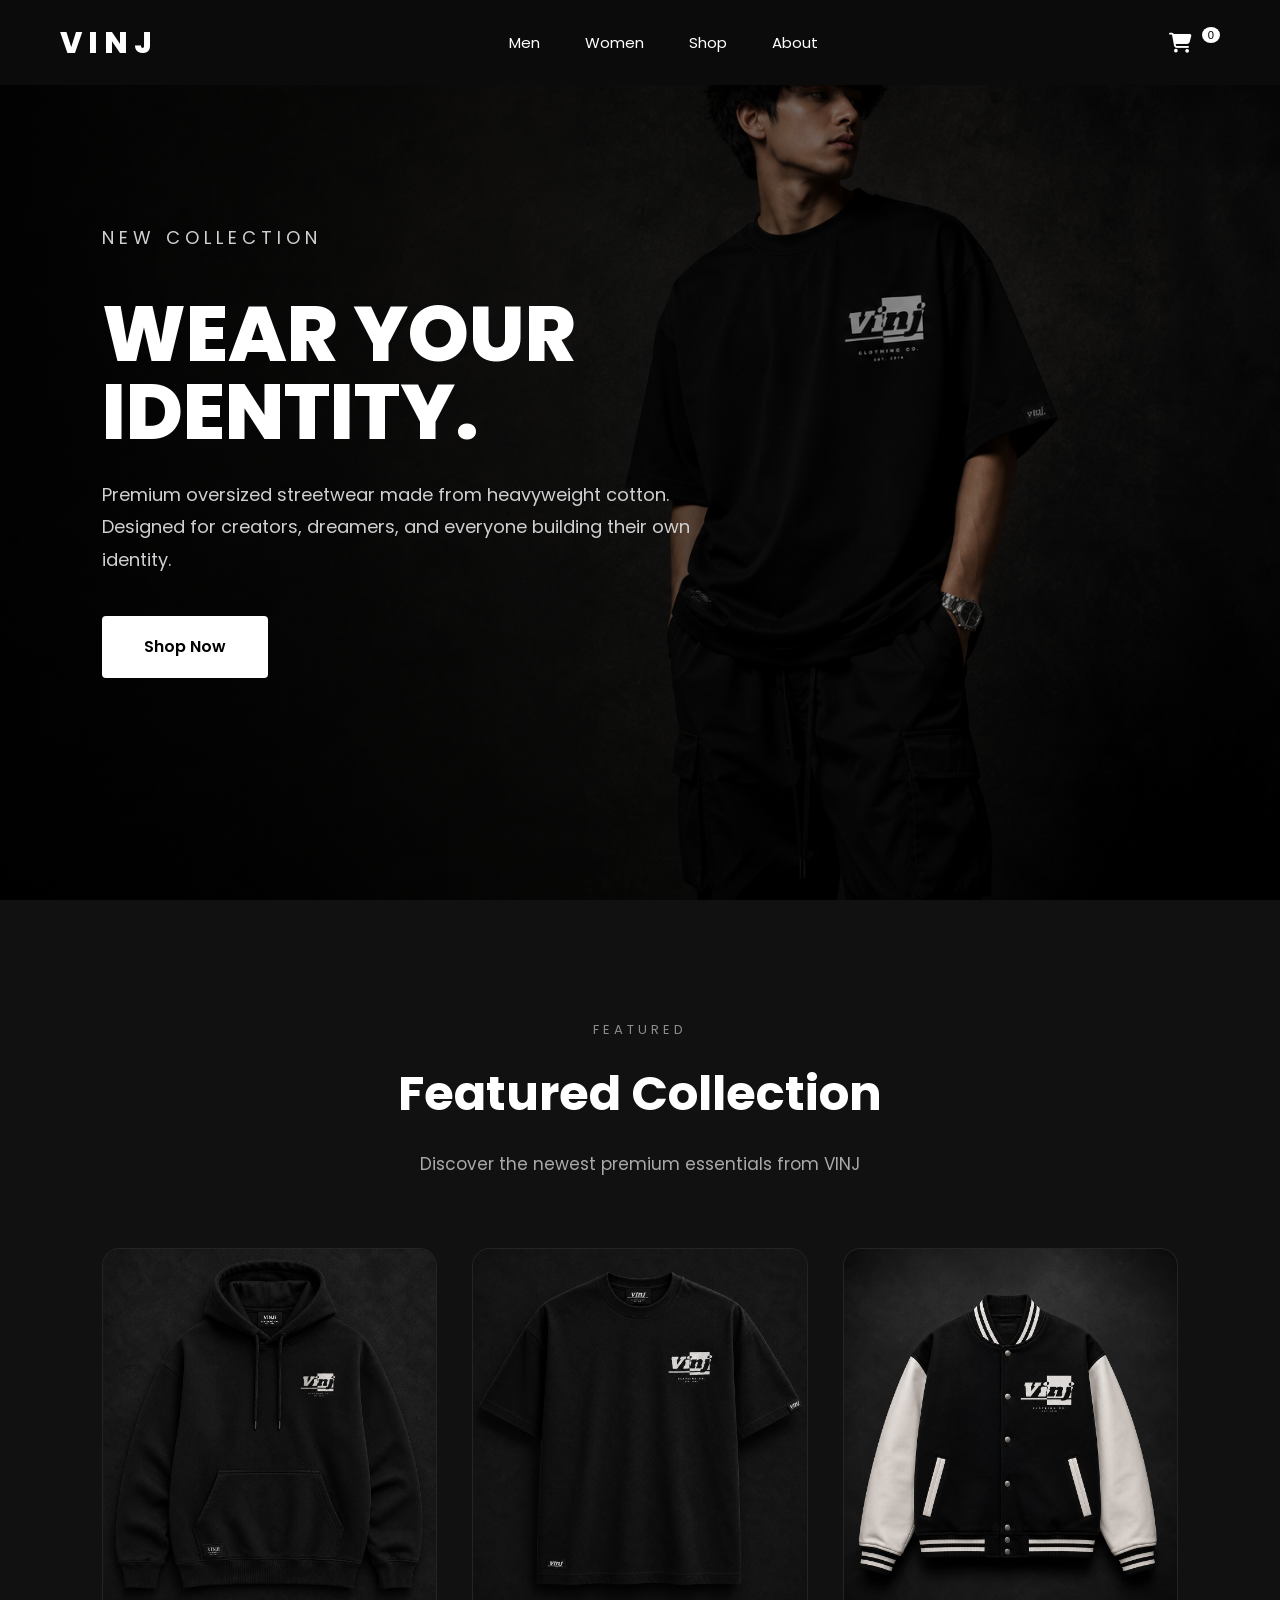
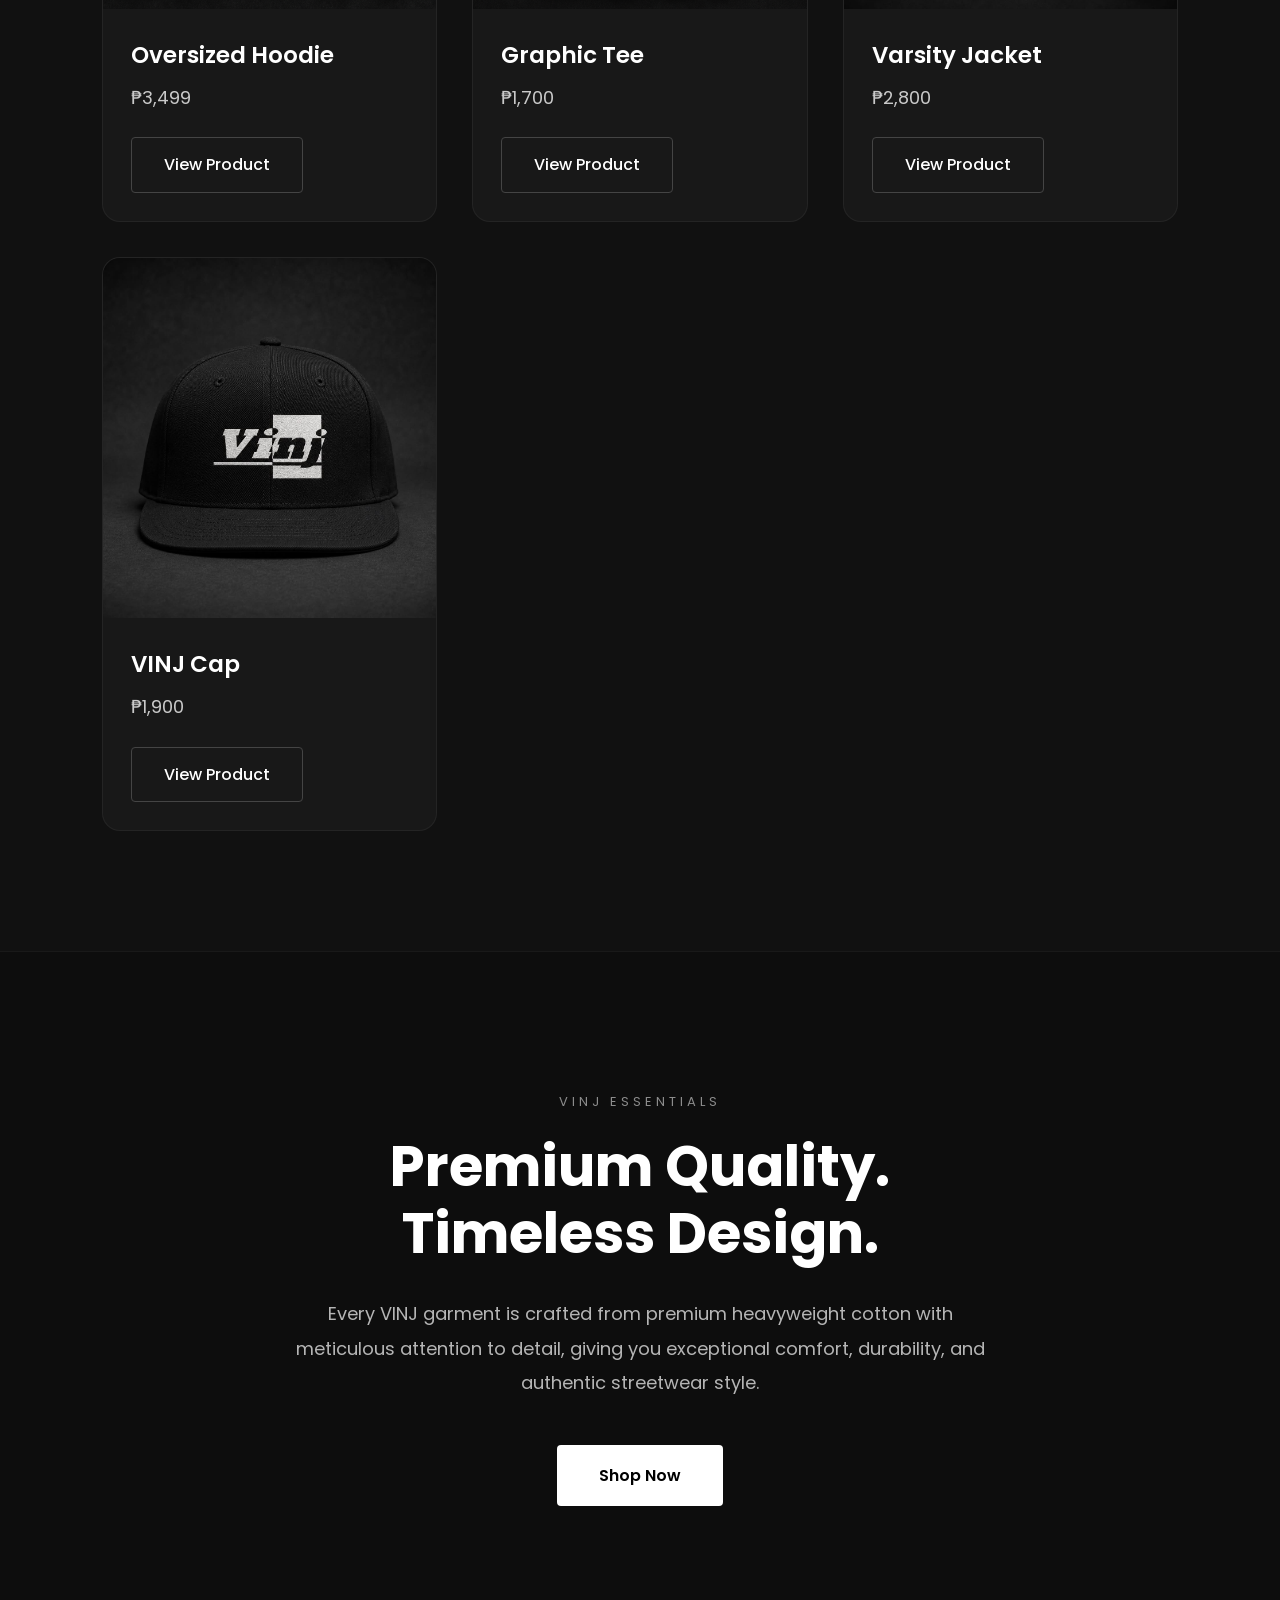
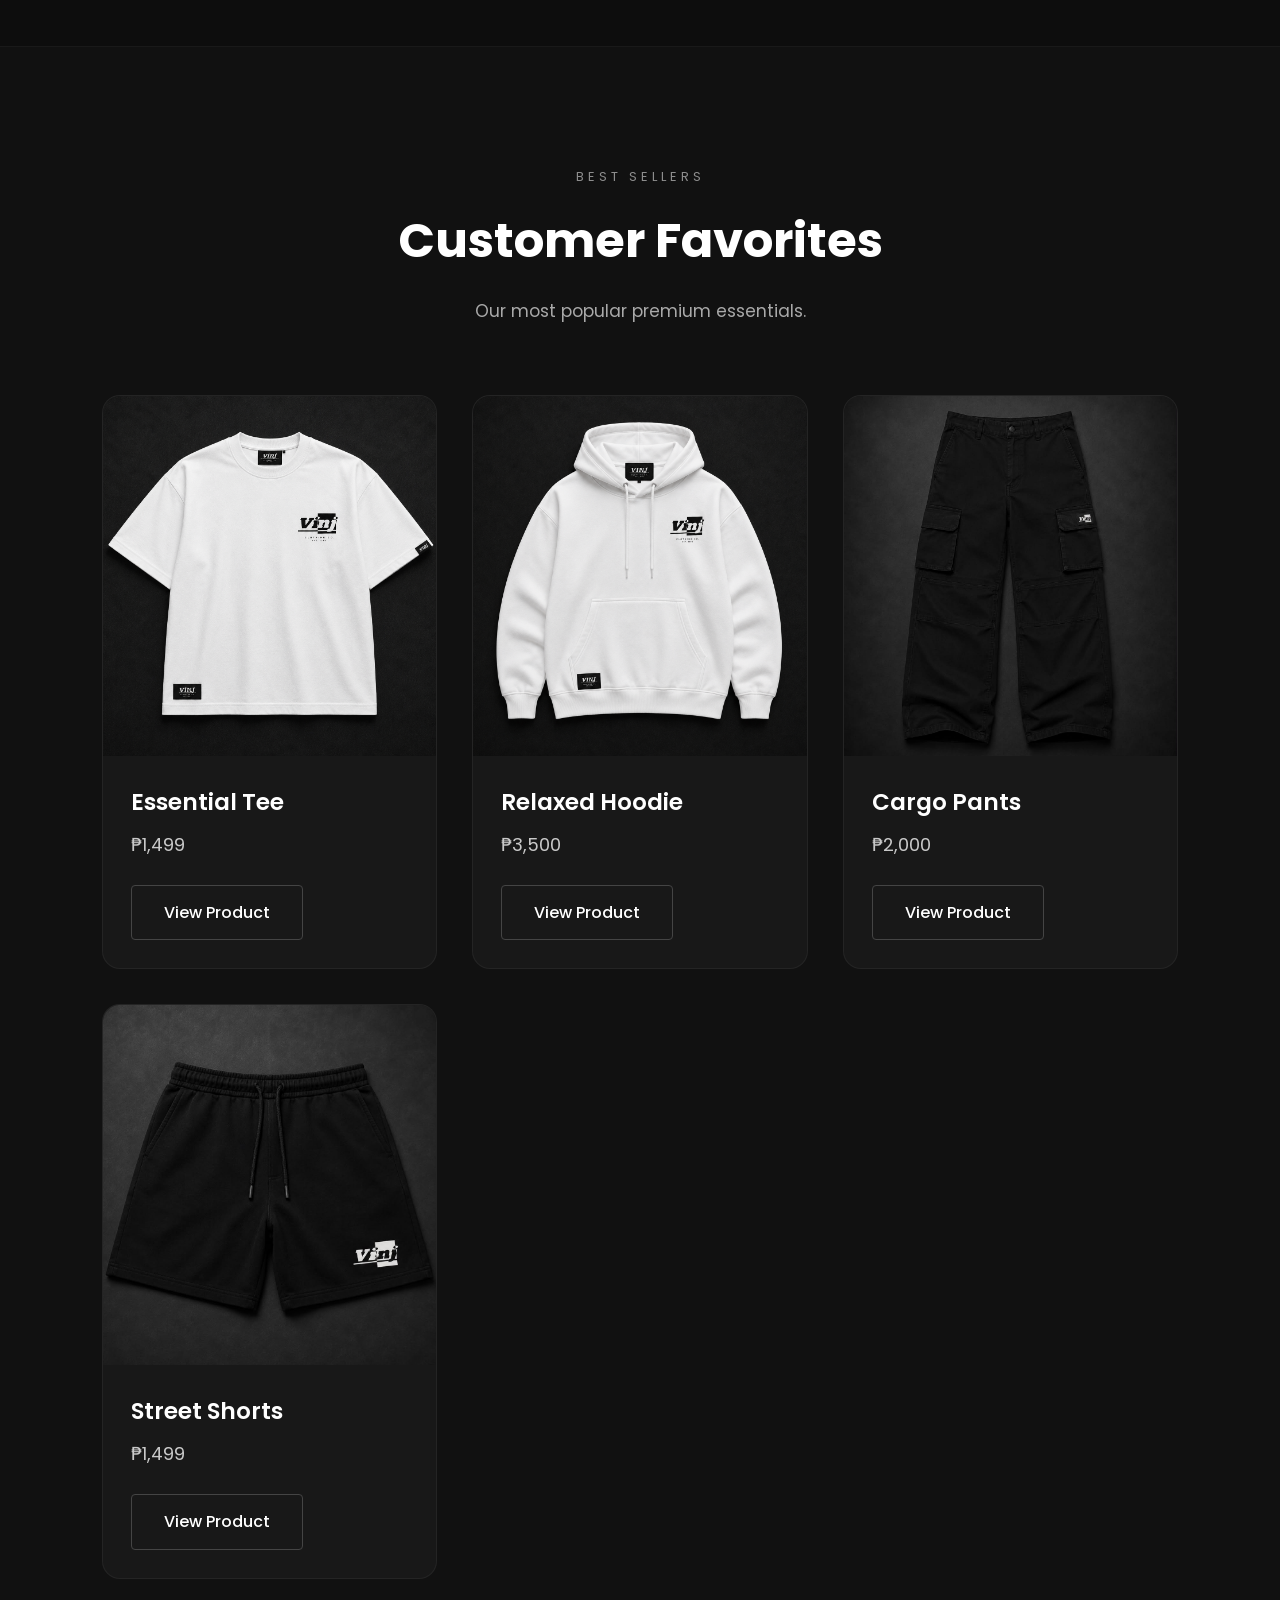
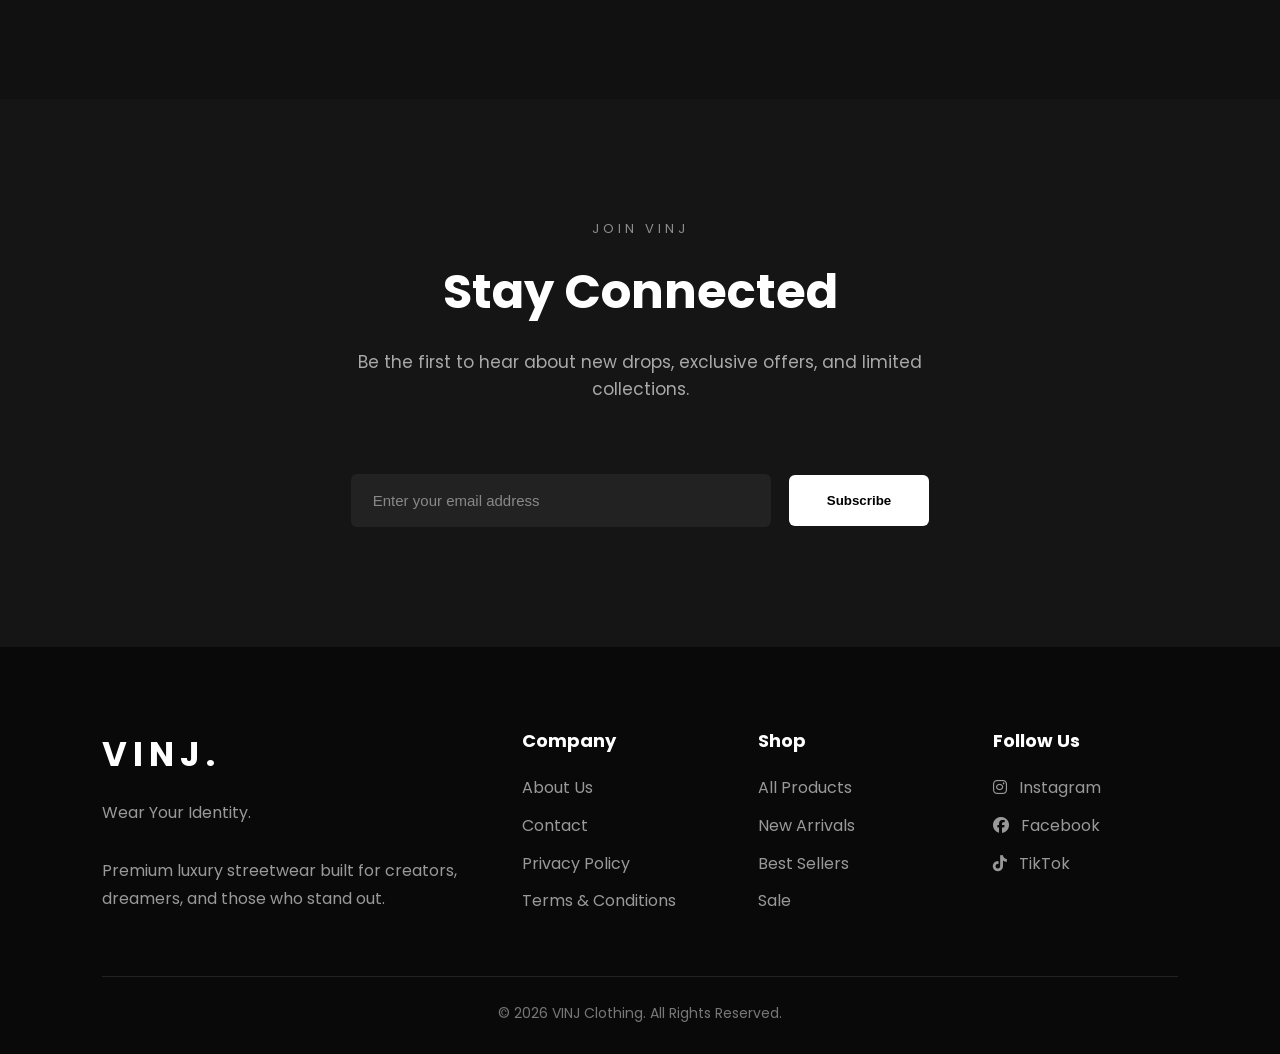
<file: index.html>
<!DOCTYPE html>
<html lang="en">

<head>

    <meta charset="UTF-8">

    <meta name="viewport" content="width=device-width, initial-scale=1.0">

    <title>VINJ | Wear Your Identity</title>

    <!-- Google Font -->
    <link href="https://fonts.googleapis.com/css2?family=Poppins:wght@300;400;500;600;700;800&display=swap"
        rel="stylesheet">

    <!-- Font Awesome -->
    <link rel="stylesheet" href="https://cdnjs.cloudflare.com/ajax/libs/font-awesome/6.6.0/css/all.min.css">

    <!-- CSS -->
    <link rel="stylesheet" href="style.css">

    <!-- READ ONLY TEXT SCRIPT -->
    <style>
        /* Prevents users from highlighting and copying text on the whole website */
        body {
            -webkit-user-select: none; /* Safari */
            -moz-user-select: none; /* Firefox */
            -ms-user-select: none; /* Internet Explorer/Edge */
            user-select: none; /* Standard syntax */
        }

        /* Allows text selection ONLY inside input boxes (like the newsletter email box) */
        input, textarea {
            -webkit-user-select: text;
            -moz-user-select: text;
            -ms-user-select: text;
            user-select: text;
        }
    </style>

</head>

<body>

    <!-- =========================
     HEADER
========================= -->

    <header>    

        <nav class="navbar">

            <div class="logo">
                <a href="index.html">VINJ</a>
            </div>

            <ul class="nav-links">

                <li><a href="men.html">Men</a></li>
               <li><a href="women.html">Women</a></li>
                <li><a href="shop.html">Shop</a></li>
                <li><a href="about.html">About</a></li>

            </ul>

            <div class="icons">

                <a href="cart.html">
                    <i class="fa-solid fa-cart-shopping"></i>
                    <span id="cartCount"
                        style="background: #fff; color: #000; border-radius: 50%; padding: 2px 6px; font-size: 0.7rem; margin-left: 5px; vertical-align: top; font-family: sans-serif;">0</span>
                </a>

            </div>

        </nav>

    </header>

    <!-- =========================
     HERO
========================= -->

    <section class="hero">

        <img src="images/hero-model.jpg" alt="VINJ Streetwear" class="hero-image">

        <div class="hero-overlay"></div>

        <div class="hero-content">

            <p class="hero-tag">
                NEW COLLECTION
            </p>

            <h1>
                WEAR YOUR<br>
                IDENTITY.
            </h1>

            <p>
                Premium oversized streetwear made from heavyweight cotton.
                Designed for creators, dreamers, and everyone building
                their own identity.
            </p>

            <div class="hero-buttons">

                <a href="shop.html" class="btn">
                    Shop Now
                </a>

                <!-- "Explore Collection" button has been removed here -->

            </div>

        </div>

    </section>

    <!-- =========================
     FEATURED COLLECTION
========================= -->

    <section class="featured">

        <div class="section-title">

            <span>FEATURED</span>

            <h2>Featured Collection</h2>

            <p>
                Discover the newest premium essentials from VINJ
            </p>

        </div>

        <div class="cards">
            <!-- Product 1 -->
            <div class="card">

                <img src="images/hoodie.jpg" alt="VINJ Oversized Hoodie">

                <div class="card-content">

                    <h3>Oversized Hoodie</h3>

                    <p class="price">₱3,499</p>

                    <a href="view-product.html?id=hoodie" class="card-btn">
                        View Product
                    </a>

                </div>

            </div>

            <!-- Product 2 -->
            <div class="card">

                <img src="images/shirt.jpg" alt="VINJ Graphic Tee">

                <div class="card-content">

                    <h3>Graphic Tee</h3>

                    <p class="price">₱1,700</p>

                    <a href="view-product.html?id=graphic-tee" class="card-btn">
                        View Product
                    </a>

                </div>

            </div>

            <!-- Product 3 -->
            <div class="card">

                <img src="images/jacket.jpg" alt="VINJ Varsity Jacket">

                <div class="card-content">

                    <h3>Varsity Jacket</h3>

                    <p class="price">₱2,800</p>

                    <a href="view-product.html?id=varsity-jacket" class="card-btn">
                        View Product
                    </a>

                </div>

            </div>

            <!-- Product 4 -->
            <div class="card">

                <img src="images/cap.jpg" alt="VINJ Cap">

                <div class="card-content">

                    <h3>VINJ Cap</h3>

                    <p class="price">₱1,900</p>

                    <a href="view-product.html?id=cap" class="card-btn">
                        View Product
                    </a>

                </div>

            </div>

        </div>

    </section>

    <!-- =========================
     PREMIUM BANNER
========================= -->

    <section class="banner">

        <span>VINJ ESSENTIALS</span>

        <h2>
            Premium Quality.
            <br>
            Timeless Design.
        </h2>

        <p>
            Every VINJ garment is crafted from premium heavyweight cotton
            with meticulous attention to detail, giving you exceptional
            comfort, durability, and authentic streetwear style.
        </p>

        <a href="shop.html" class="btn">
            Shop Now
        </a>

    </section>

    <!-- =========================
     BEST SELLERS
========================= -->

    <section class="best-sellers">

        <div class="section-title">

            <span>BEST SELLERS</span>

            <h2>Customer Favorites</h2>

            <p>Our most popular premium essentials.</p>

        </div>

        <div class="cards">
            <!-- Product 1 -->
            <div class="card">

                <img src="images/product1.jpg" alt="VINJ Essential Tee">

                <div class="card-content">

                    <h3>Essential Tee</h3>

                    <p class="price">₱1,499</p>

                    <a href="view-product.html?id=essential-tee" class="card-btn">
                        View Product
                    </a>

                </div>

            </div>

            <!-- Product 2 -->
            <div class="card">

                <img src="images/product2.jpg" alt="VINJ Relaxed Hoodie">

                <div class="card-content">

                    <h3>Relaxed Hoodie</h3>

                    <p class="price">₱3,500</p>

                    <a href="view-product.html?id=oversized-tee" class="card-btn">
                        View Product
                    </a>

                </div>

            </div>

            <!-- Product 3 -->
            <div class="card">

                <img src="images/product3.jpg" alt="VINJ Cargo Pants">

                <div class="card-content">

                    <h3>Cargo Pants</h3>

                    <p class="price">₱2,000</p>

                    <a href="view-product.html?id=cargo-pants" class="card-btn">
                        View Product
                    </a>

                </div>

            </div>

            <!-- Product 4 -->
            <div class="card">

                <img src="images/product4.jpg" alt="VINJ Street Shorts">

                <div class="card-content">

                    <h3>Street Shorts</h3>

                    <p class="price">₱1,499</p>

                    <a href="view-product.html?id=street-shorts" class="card-btn">
                        View Product
                    </a>

                </div>

            </div>

        </div>

    </section>

    <!-- =========================
     NEWSLETTER
========================= -->

    <section class="newsletter">

        <div class="section-title">

            <span>JOIN VINJ</span>

            <h2>Stay Connected</h2>

            <p>
                Be the first to hear about new drops,
                exclusive offers, and limited collections.
            </p>

        </div>

        <form>

            <input type="email" placeholder="Enter your email address" required>

            <button type="submit">
                Subscribe
            </button>

        </form>

    </section>
    <!-- =========================
     FOOTER
========================= -->

    <footer>

        <div class="footer-container">

            <!-- Brand -->

            <div class="footer-brand">

                <h2>VINJ.</h2>

                <p>
                    Wear Your Identity.
                    <br><br>
                    Premium luxury streetwear built for creators,
                    dreamers, and those who stand out.
                </p>

            </div>

            <!-- Company -->

            <div>

                <h4>Company</h4>

                <a href="#">About Us</a>

                <a href="#">Contact</a>

                <a href="#">Privacy Policy</a>

                <a href="#">Terms & Conditions</a>

            </div>

            <!-- Shop -->

            <div>

                <h4>Shop</h4>

                <a href="shop.html">All Products</a>

                <a href="#">New Arrivals</a>

                <a href="#">Best Sellers</a>

                <a href="#">Sale</a>

            </div>

            <!-- Social -->

            <div>

                <h4>Follow Us</h4>

                <a href="https://www.instagram.com/" target="_blank" rel="noopener"><i class="fab fa-instagram"></i> Instagram</a>

                <a href="#"><i class="fab fa-facebook"></i> Facebook</a>

                <a href="#"><i class="fab fa-tiktok"></i> TikTok</a>

            </div>

        </div>

        <p class="copyright">
            © 2026 VINJ Clothing. All Rights Reserved.
        </p>

    </footer>

    <!-- =========================
     JAVASCRIPT
========================= -->

    <script src="script.js"></script>

</body>

</html>
</file>
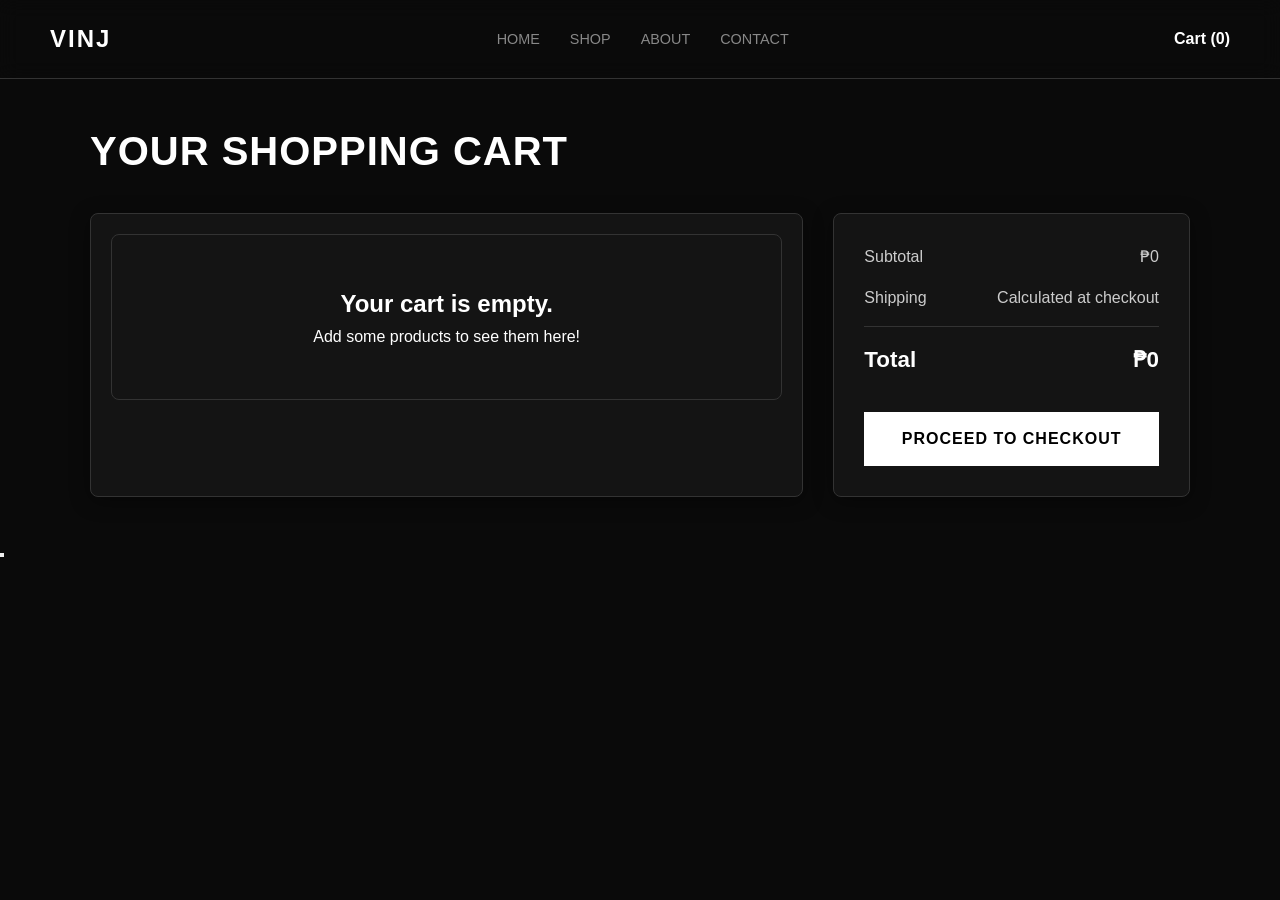
<file: cart.html>
<!DOCTYPE html>
<html lang="en">

<head>
    <meta charset="UTF-8">
    <meta name="viewport" content="width=device-width, initial-scale=1.0">
    <title>VINJ - Cart</title>

    <!-- READ ONLY TEXT SCRIPT -->
    <style>
        /* Prevents users from highlighting and copying text on EVERY element */
        * {
            -webkit-user-select: none;
            -moz-user-select: none;
            -ms-user-select: none;
            user-select: none;
        }

        /* Allows text selection ONLY inside input boxes */
        input, textarea {
            -webkit-user-select: text;
            -moz-user-select: text;
            -ms-user-select: text;
            user-select: text;
        }

        /* --- CART THEME STYLES --- */
        * {
            margin: 0;
            padding: 0;
            box-sizing: border-box;
            font-family: 'Helvetica Neue', Arial, sans-serif;
        }

        body {
            background-color: #0a0a0a; /* Dark theme background */
            color: #ffffff;
            line-height: 1.6;
        }

        nav {
            display: flex;
            justify-content: space-between;
            align-items: center;
            padding: 20px 50px;
            background-color: rgba(10, 10, 10, 0.9);
            backdrop-filter: blur(10px);
            border-bottom: 1px solid #333;
            position: sticky;
            top: 0;
            z-index: 100;
        }

        .logo {
            font-size: 1.5rem;
            font-weight: 800;
            letter-spacing: 2px;
            color: #fff;
            text-decoration: none;
        }

        .nav-links {
            display: flex;
            list-style: none;
            gap: 30px;
        }

        .nav-links li a {
            text-decoration: none;
            color: #888;
            font-weight: 500;
            text-transform: uppercase;
            font-size: 0.9rem;
            transition: color 0.2s;
        }

        .nav-links li a:hover {
            color: #fff;
        }

        .cart-icon {
            font-weight: 600;
            cursor: pointer;
            text-decoration: none;
            color: #fff;
        }

        .cart-container {
            max-width: 1200px;
            margin: 40px auto;
            padding: 0 50px;
        }

        h1 {
            font-size: 2.5rem;
            margin-bottom: 30px;
            text-transform: uppercase;
            letter-spacing: 1px;
        }

        .cart-layout {
            display: grid;
            grid-template-columns: 2fr 1fr;
            gap: 30px;
        }

        .cart-items {
            background: #141414; /* Dark card background */
            border: 1px solid #333;
            border-radius: 8px;
            padding: 20px;
            box-shadow: 0 4px 20px rgba(0, 0, 0, 0.4);
        }

        .cart-item {
            display: flex;
            gap: 20px;
            padding: 20px 0;
            border-bottom: 1px solid #222;
            align-items: center;
        }

        .cart-item:last-child {
            border-bottom: none;
        }

        .item-image {
            width: 100px;
            height: 100px;
            object-fit: cover;
            border-radius: 4px;
            background-color: #222;
        }

        .item-details {
            flex-grow: 1;
            display: flex;
            flex-direction: column;
            justify-content: center;
        }

        .item-details h3 {
            font-size: 1.1rem;
            margin-bottom: 5px;
            color: #fff;
        }

        .item-details p {
            font-size: 0.9rem;
            color: #888;
            margin-bottom: 0;
        }

        .quantity-controls {
            display: flex;
            align-items: center;
            gap: 10px;
            margin-top: 10px;
        }

        .quantity-btn {
            width: 30px;
            height: 30px;
            border: 1px solid #444;
            background: transparent;
            color: #fff;
            cursor: pointer;
            font-size: 1rem;
            font-weight: bold;
            border-radius: 4px;
            display: flex;
            align-items: center;
            justify-content: center;
            transition: background 0.2s;
        }

        .quantity-btn:hover {
            background: rgba(255, 255, 255, 0.1);
        }

        .quantity-display {
            width: 30px;
            text-align: center;
            font-weight: 600;
        }

        .remove-btn {
            background: none;
            border: none;
            color: #666;
            cursor: pointer;
            text-decoration: underline;
            font-size: 0.85rem;
            padding: 0;
            text-align: left;
            margin-top: 10px;
        }

        .remove-btn:hover {
            color: #ff4d4d;
        }

        .item-price {
            font-weight: 700;
            font-size: 1.1rem;
            align-self: center;
            color: #fff;
        }

        .empty-cart {
            text-align: center;
            padding: 50px;
            background: #141414;
            border: 1px solid #333;
            border-radius: 8px;
        }

        .cart-summary {
            background: #141414;
            border: 1px solid #333;
            border-radius: 8px;
            padding: 30px;
            height: fit-content;
            box-shadow: 0 4px 20px rgba(0, 0, 0, 0.4);
        }

        .summary-row {
            display: flex;
            justify-content: space-between;
            margin-bottom: 15px;
            font-size: 1rem;
            color: #ccc;
        }

        .summary-row.total {
            font-size: 1.4rem;
            font-weight: 800;
            color: #fff;
            border-top: 1px solid #333;
            padding-top: 15px;
            margin-top: 15px;
        }

        .btn-checkout {
            background-color: #ffffff;
            color: #000000;
            border: none;
            padding: 18px;
            width: 100%;
            font-size: 1rem;
            font-weight: 700;
            text-transform: uppercase;
            letter-spacing: 1px;
            cursor: pointer;
            transition: background-color 0.2s;
            margin-top: 20px;
        }

        .btn-checkout:hover {
            background-color: #dddddd;
        }

        @media (max-width: 768px) {
            .cart-layout {
                grid-template-columns: 1fr;
            }

            nav {
                padding: 15px 20px;
            }

            .nav-links {
                display: none;
            }

            .cart-container {
                padding: 0 20px;
            }
        }
    </style>
</head>

<body>

    <nav>
        <a href="index.html" class="logo">VINJ</a>
        <ul class="nav-links">
            <li><a href="index.html">Home</a></li>
            <li><a href="shop.html">Shop</a></li>
            <li><a href="about.html">About</a></li>
            <li><a href="contact.html">Contact</a></li>
        </ul>
        <a href="cart.html" class="cart-icon">Cart (<span id="cartCount">0</span>)</a>
    </nav>

    <main class="cart-container">
        <h1>Your Shopping Cart</h1>
        <div class="cart-layout">
            <div class="cart-items" id="cartItemsContainer"></div>
            <div class="cart-summary">
                <div class="summary-row"><span>Subtotal</span><span id="subtotalAmount">₱0</span></div>
                <div class="summary-row"><span>Shipping</span><span>Calculated at checkout</span></div>
                <div class="summary-row total"><span>Total</span><span id="totalAmount">₱0</span></div>
                <button class="btn-checkout" id="checkoutBtn">Proceed to Checkout</button>
            </div>
        </div>
    </main>

    <!-- Include shared script -->
    <script src="script.js"></script>
    <script>
        function renderCart() {
            // Use try-catch to handle different localStorage cart formats gracefully
            let cart = [];
            try {
                cart = getCart();
                // Ensure cart is an array
                if (!Array.isArray(cart)) cart = [];
            } catch (e) {
                console.error("Error reading cart:", e);
                cart = [];
            }

            const container = document.getElementById('cartItemsContainer');

            if (cart.length === 0) {
                container.innerHTML = '<div class="empty-cart"><h2>Your cart is empty.</h2><p>Add some products to see them here!</p></div>';
                document.getElementById('subtotalAmount').innerText = '₱0';
                document.getElementById('totalAmount').innerText = '₱0';
                document.getElementById('cartCount').innerText = '0';
                return;
            }

            let htmlContent = '';
            let subtotal = 0;
            let totalItems = 0;

            cart.forEach((item, index) => {
                // Handle cases where price might be stored differently
                const priceString = typeof item.price === 'string' ? item.price.replace(/[^0-9.-]+/g, "") : item.price;
                const priceNumber = parseFloat(priceString) || 0;
                const qty = parseInt(item.quantity) || 1;
                
                subtotal += priceNumber * qty;
                totalItems += qty;

                const itemTitle = item.title || item.name || 'VINJ Product';
                const itemSize = item.size ? `<p>Size: ${item.size}</p>` : '';
                const itemImage = item.image || 'images/placeholder.png';

                htmlContent += `
                    <div class="cart-item">
                        <img src="${itemImage}" alt="${itemTitle}" class="item-image">
                        <div class="item-details">
                            <h3>${itemTitle}</h3>
                            ${itemSize}
                            <div class="quantity-controls">
                                <button class="quantity-btn" onclick="changeQuantity(${index}, -1)">-</button>
                                <span class="quantity-display">${qty}</span>
                                <button class="quantity-btn" onclick="changeQuantity(${index}, 1)">+</button>
                            </div>
                            <button class="remove-btn" onclick="removeItem(${index})">Remove</button>
                        </div>
                        <div class="item-price">₱${(priceNumber * qty).toLocaleString()}</div>
                    </div>
                `;
            });

            container.innerHTML = htmlContent;
            document.getElementById('subtotalAmount').innerText = '₱' + subtotal.toLocaleString();
            document.getElementById('totalAmount').innerText = '₱' + subtotal.toLocaleString();
            document.getElementById('cartCount').innerText = totalItems;
        }

        function changeQuantity(index, change) {
            let cart = getCart();
            if (!cart[index]) return;

            cart[index].quantity += change;
            if (cart[index].quantity <= 0) {
                cart.splice(index, 1);
            }
            saveCart(cart);
            renderCart();
        }

        function removeItem(index) {
            let cart = getCart();
            cart.splice(index, 1);
            saveCart(cart);
            renderCart();
        }

        document.getElementById('checkoutBtn').addEventListener('click', () => {
            const cart = getCart();
            if (cart.length === 0) { 
                alert("Your cart is empty!"); 
                return; 
            }
            
            // Show success message
            alert("Thank you for your purchase! Your order has been placed.");
            
            // CLEAR THE CART
            saveCart([]); // This empties the local storage
            
            // Re-render the page so items disappear immediately
            renderCart();
        });

        // Initialize page on load
        renderCart();
    </script>
</body>

</html>
</file>
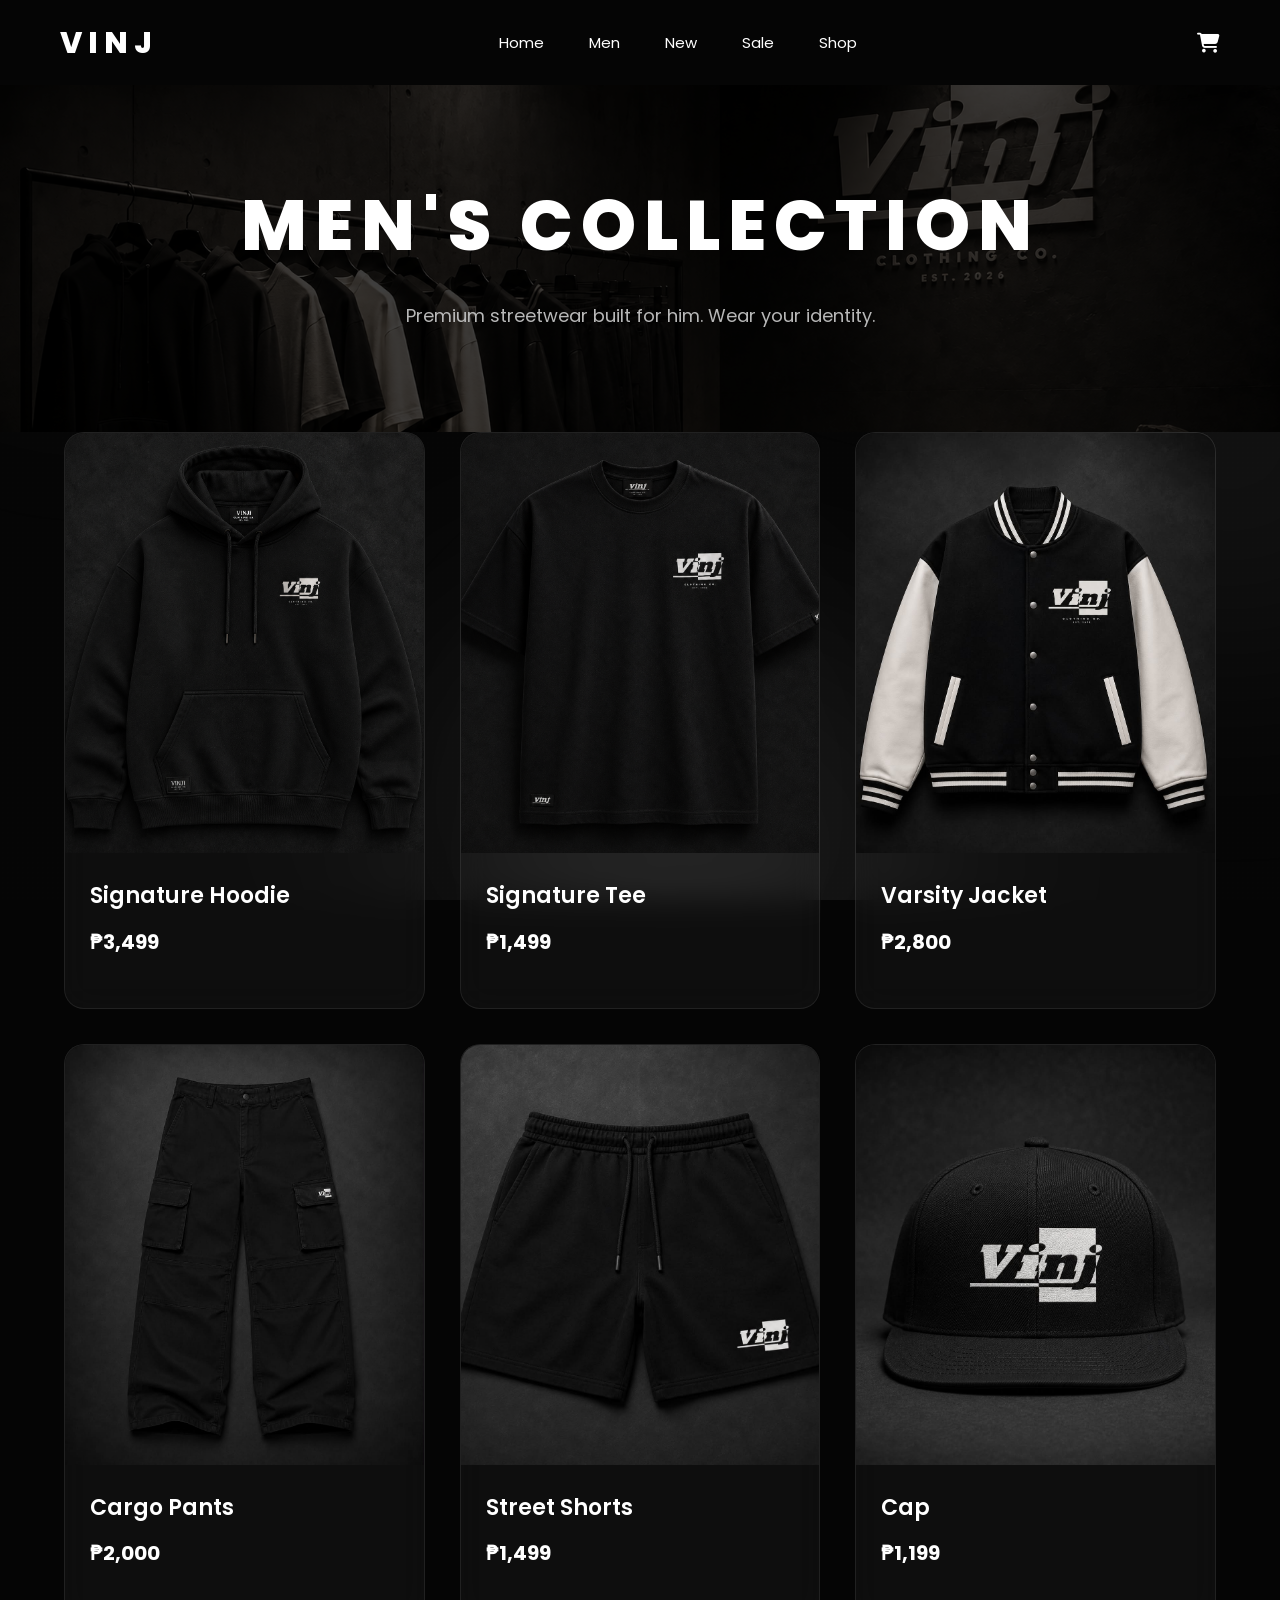
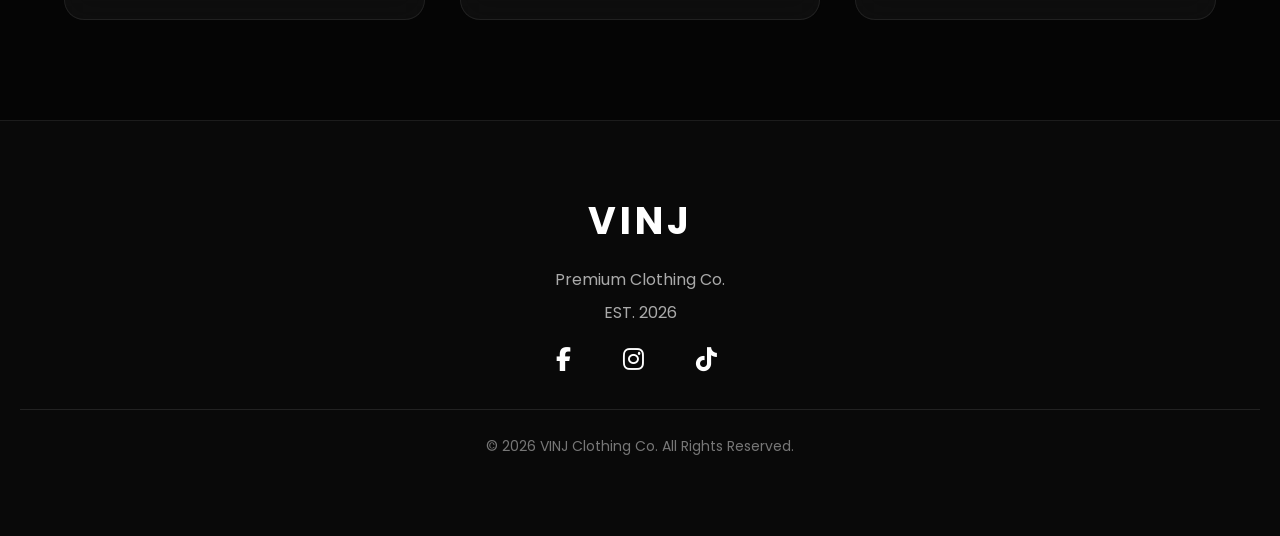
<file: men.html>
<!DOCTYPE html>
<html lang="en">

<head>

    <meta charset="UTF-8">
    <meta name="viewport" content="width=device-width, initial-scale=1.0">

    <title>VINJ | Men</title>

    <!-- Google Font -->
    <link href="https://fonts.googleapis.com/css2?family=Poppins:wght@300;400;500;600;700;800&display=swap" rel="stylesheet">

    <!-- Font Awesome -->
    <link rel="stylesheet" href="https://cdnjs.cloudflare.com/ajax/libs/font-awesome/6.6.0/css/all.min.css">

    <!-- CSS -->
        <link rel="stylesheet" href="style.css">
    <link rel="stylesheet" href="shop.css">
    <link rel="stylesheet" href="responsive.css">
    <!-- READ ONLY TEXT & SOCIAL ICONS FIX -->
    <style>
        * {
            -webkit-user-select: none;
            -moz-user-select: none;
            -ms-user-select: none;
            user-select: none;
        }

        input, textarea {
            -webkit-user-select: text;
            -moz-user-select: text;
            -ms-user-select: text;
            user-select: text;
        }

        /* Forces social icons to be horizontal and centered */
        .social {
            display: flex;
            justify-content: center;
            align-items: center;
            gap: 20px;
            margin-top: 15px;
        }

        .social a {
            font-size: 24px;
            color: #fff;
            transition: 0.3s;
        }

        .social a:hover {
            color: #ccc;
            transform: translateY(-3px);
        }
    </style>

</head>

<body>

    <!-- Smoke Background -->
    <div class="smoke-bg">
        <span></span>
        <span></span>
        <span></span>
        <span></span>
    </div>

    <header>
    <nav class="navbar">

        <div class="logo">
            <a href="index.html">VINJ</a>
        </div>

        <ul class="nav-links">
             <li><a href="index.html">Home</a></li>
            <li><a href="men.html" class="active">Men</a></li>
            <li><a href="#">New</a></li>
            <li><a href="#">Sale</a></li>
            <li><a href="shop.html">Shop</a></li>
        </ul>

        <div class="icons">

            <a href="cart.html">
                <i class="fa-solid fa-cart-shopping"></i>
            </a>
        </div>

    </nav>
</header>

    <!-- HERO BANNER -->
    <section class="shop-banner">
        <h1>MEN'S COLLECTION</h1>
        <p>
            Premium streetwear built for him. Wear your identity.
        </p>
    </section>

    <!-- PRODUCTS -->
    <section class="products">

        <!-- Product 1 -->
        <div class="product">
            <div class="image">
                <img src="images/hoodie.png" alt="VINJ Signature Hoodie">
                <div class="overlay">
                    <button onclick="window.location.href='view-product.html?id=hoodie'">View Product</button>
                </div>
            </div>
            <div class="product-info">
                <h2>Signature Hoodie</h2>
                <p class="price">₱3,499</p>
            </div>
        </div>

        <!-- Product 2 -->
        <div class="product">
            <div class="image">
                <img src="images/shirt.jpg" alt="VINJ Signature Tee">
                <div class="overlay">
                    <button onclick="window.location.href='view-product.html?id=signature-tee'">View Product</button>
                </div>
            </div>
            <div class="product-info">
                <h2>Signature Tee</h2>
                <p class="price">₱1,499</p>
            </div>
        </div>

        <!-- Product 3 -->
        <div class="product">
            <div class="image">
                <img src="images/jacket.jpg" alt="VINJ Varsity Jacket">
                <div class="overlay">
                    <button onclick="window.location.href='view-product.html?id=varsity-jacket'">View Product</button>
                </div>
            </div>
            <div class="product-info">
                <h2>Varsity Jacket</h2>
                <p class="price">₱2,800</p>
            </div>
        </div>

        <!-- Product 4 -->
        <div class="product">
            <div class="image">
                <img src="images/product3.jpg" alt="VINJ Cargo Pants">
                <div class="overlay">
                    <button onclick="window.location.href='view-product.html?id=cargo-pants'">View Product</button>
                </div>
            </div>
            <div class="product-info">
                <h2>Cargo Pants</h2>
                <p class="price">₱2,000</p>
            </div>
        </div>

        <!-- Product 5 -->
        <div class="product">
            <div class="image">
                <img src="images/product4.jpg" alt="VINJ Street Shorts">
                <div class="overlay">
                    <button onclick="window.location.href='view-product.html?id=street-shorts'">View Product</button>
                </div>
            </div>
            <div class="product-info">
                <h2>Street Shorts</h2>
                <p class="price">₱1,499</p>
            </div>
        </div>

        <!-- Product 6 -->
        <div class="product">
            <div class="image">
                <img src="images/cap.jpg" alt="VINJ Cap">
                <div class="overlay">
                    <button onclick="window.location.href='view-product.html?id=cap'">View Product</button>
                </div>
            </div>
            <div class="product-info">
                <h2>Cap</h2>
                <p class="price">₱1,199</p>
            </div>
        </div>

    </section>

    <!-- FOOTER -->
    <footer>
        <h2>VINJ</h2>
        <p>Premium Clothing Co.</p>
        <p>EST. 2026</p>
        
        <div class="social">
            <a href="https://www.facebook.com/" target="_blank" rel="noopener"><i class="fab fa-facebook-f"></i></a>
            <a href="https://www.instagram.com/" target="_blank" rel="noopener"><i class="fab fa-instagram"></i></a>
            <a href="#"><i class="fab fa-tiktok"></i></a>
        </div>

        <p class="copyright">
            © 2026 VINJ Clothing Co. All Rights Reserved.
        </p>
    </footer>

    <script src="product.js"></script>
    <script src="shop.js"></script>

</body>

</html>
</file>
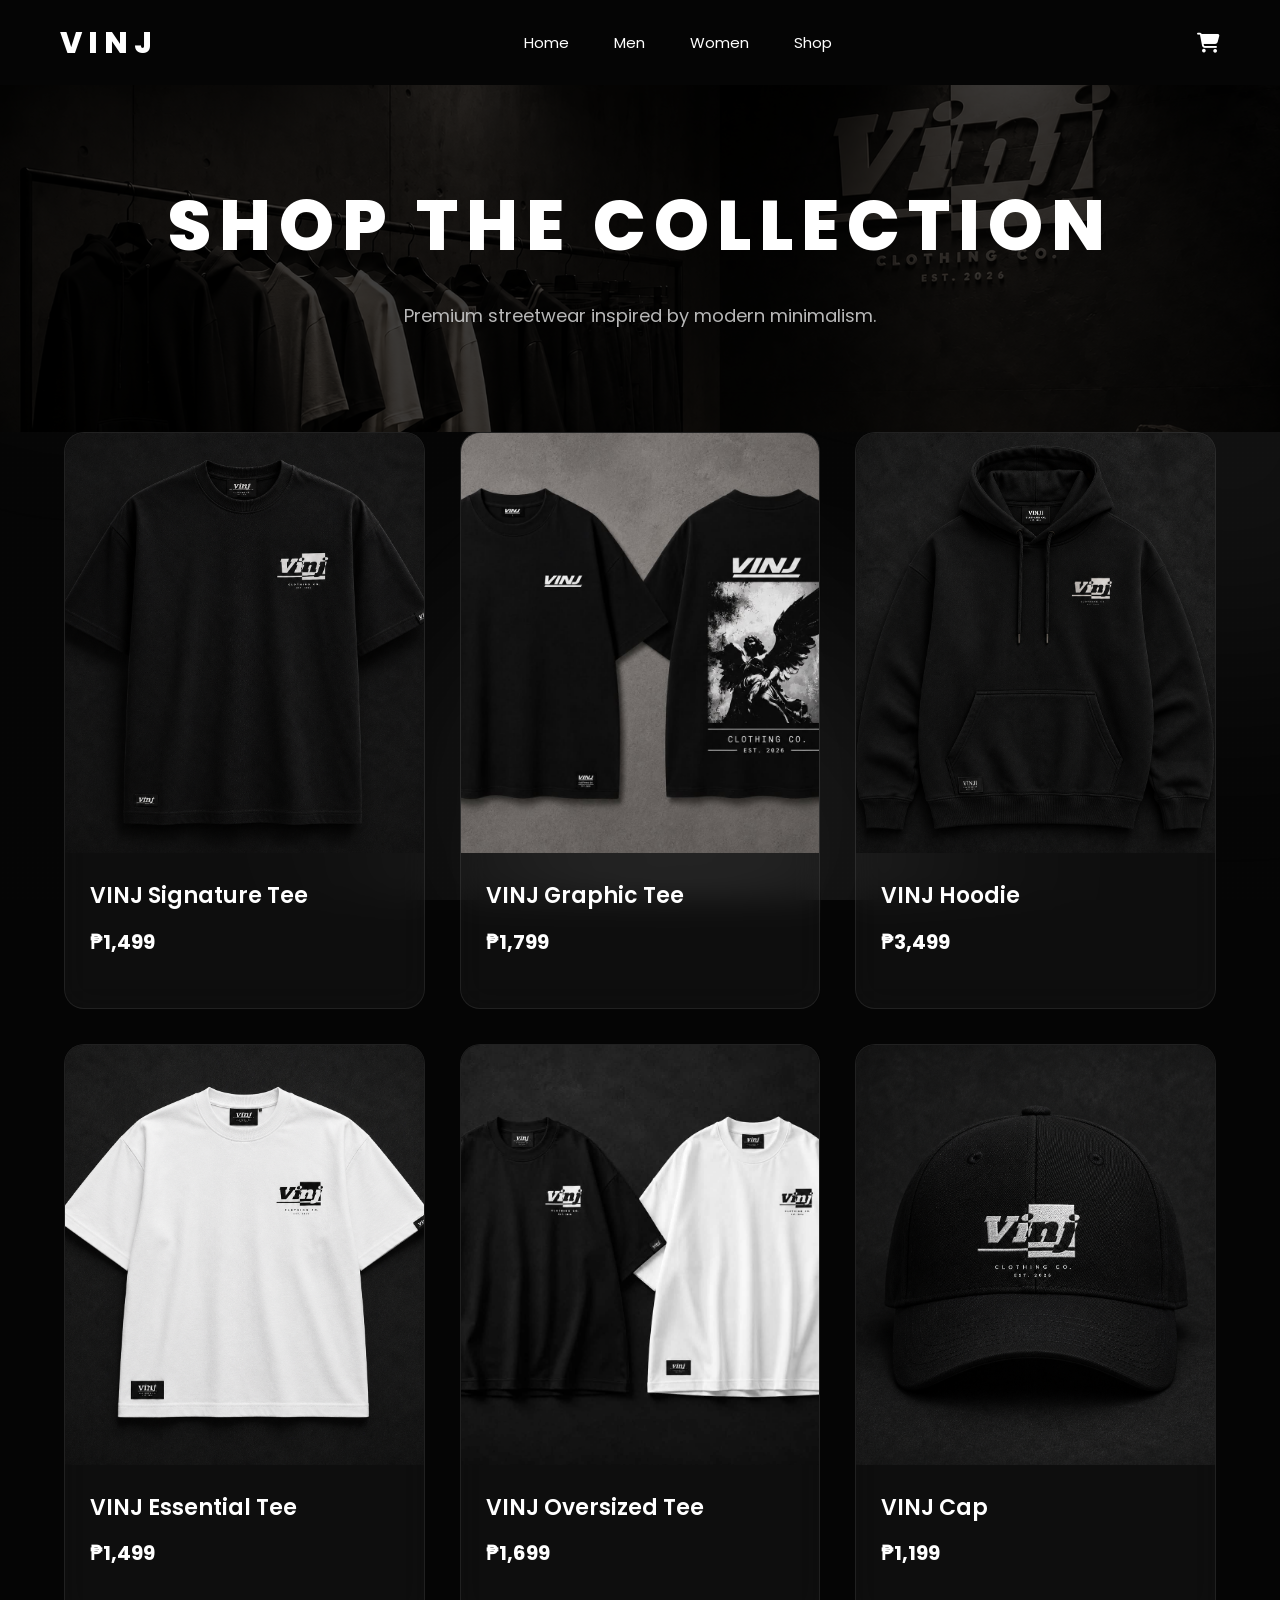
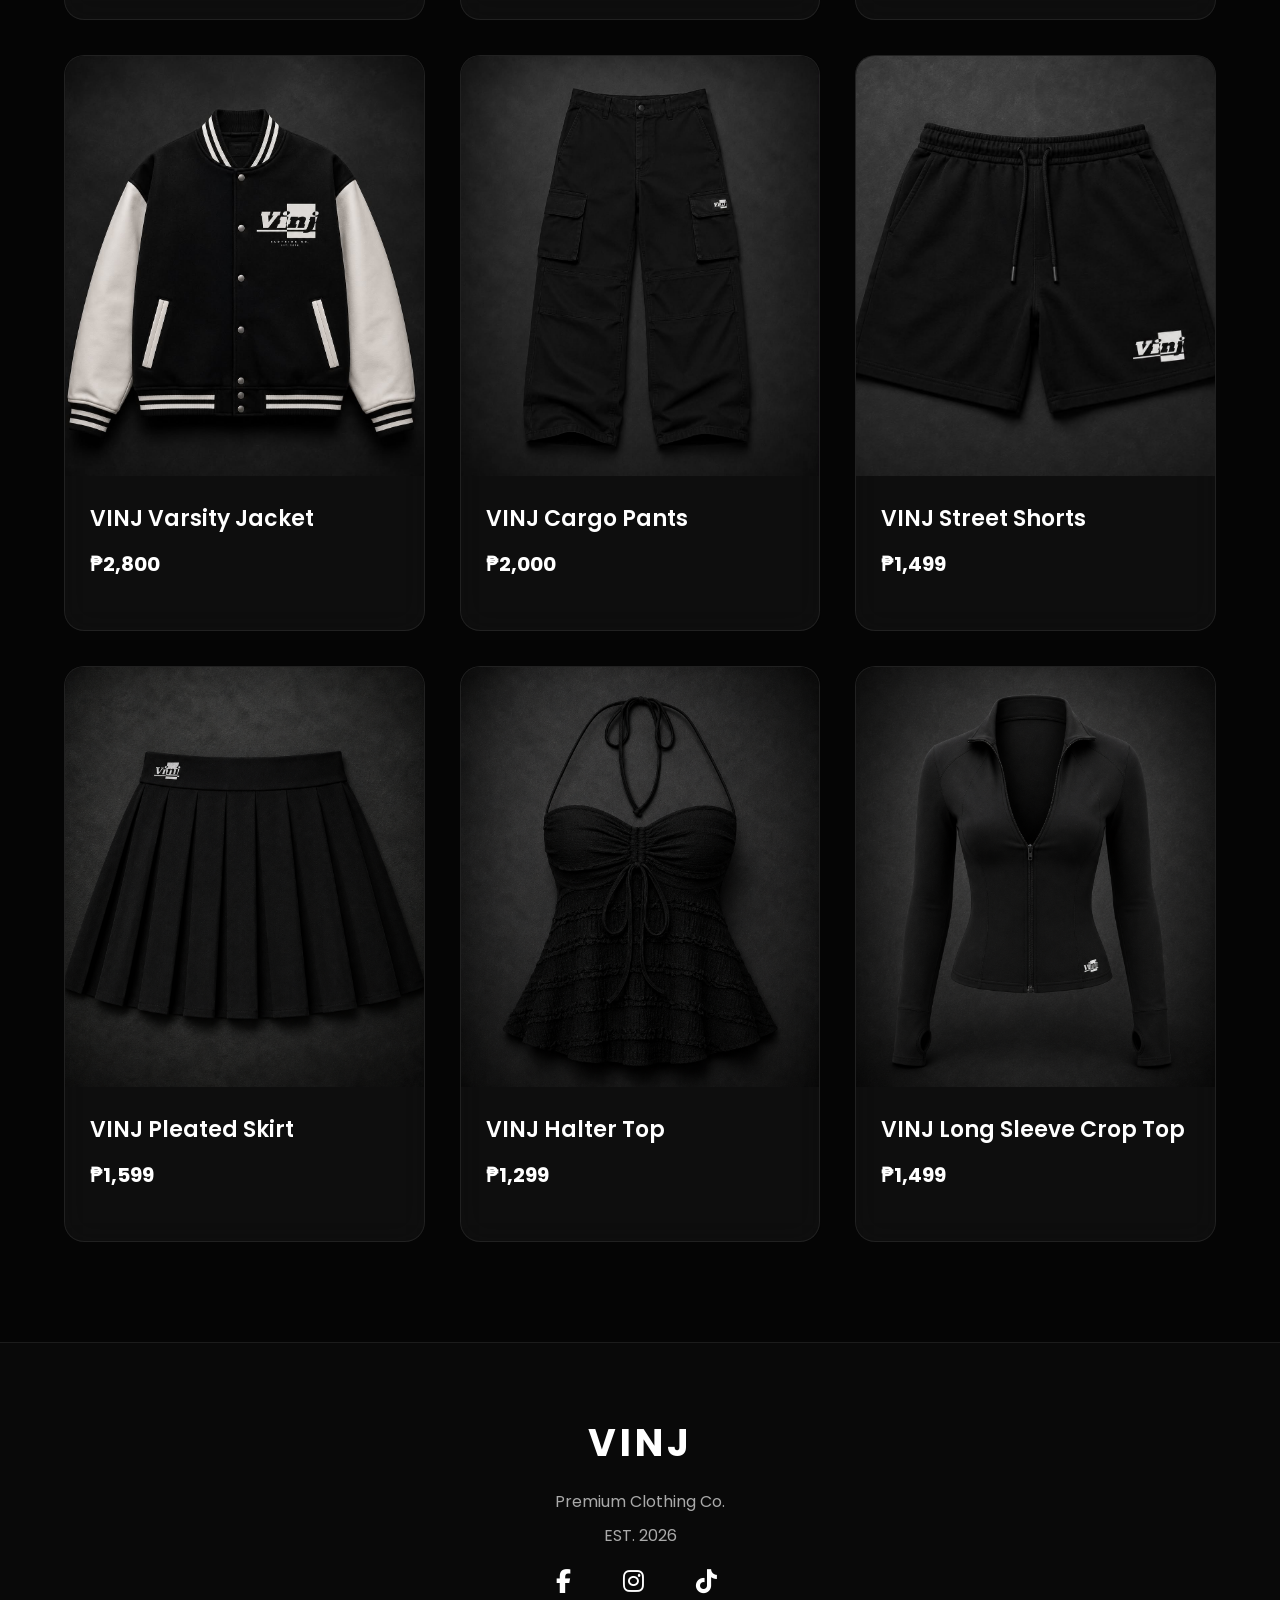
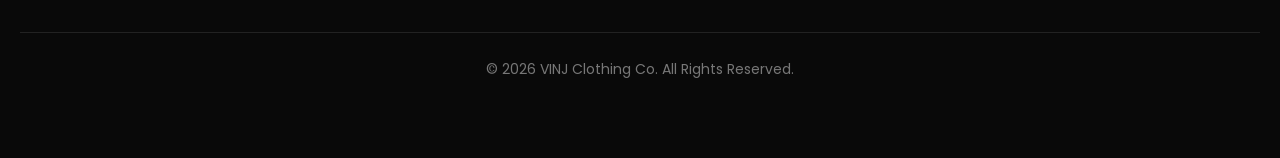
<file: shop.html>
<!DOCTYPE html>
<html lang="en">

<head>

    <meta charset="UTF-8">
    <meta name="viewport" content="width=device-width, initial-scale=1.0">

    <title>VINJ | Shop</title>

        <link rel="stylesheet" href="style.css">
    <link rel="stylesheet" href="shop.css">
    <link rel="stylesheet" href="responsive.css">

    <link href="https://fonts.googleapis.com/css2?family=Poppins:wght@300;400;500;600;700;800&display=swap"
        rel="stylesheet">

    <link rel="stylesheet"
        href="https://cdnjs.cloudflare.com/ajax/libs/font-awesome/6.6.0/css/all.min.css">

    <!-- READ ONLY TEXT & SOCIAL ICONS FIX -->
    <style>
        * {
            -webkit-user-select: none;
            -moz-user-select: none;
            -ms-user-select: none;
            user-select: none;
        }
        input, textarea {
            -webkit-user-select: text;
            -moz-user-select: text;
            -ms-user-select: text;
            user-select: text;
        }

        /* Forces social icons to be horizontal and centered */
        .social {
            display: flex;
            justify-content: center;
            align-items: center;
            gap: 20px;
            margin-top: 15px;
        }

        .social a {
            font-size: 24px;
            color: #fff;
            transition: 0.3s;
        }

        .social a:hover {
            color: #ccc;
            transform: translateY(-3px);
        }
    </style>

</head>

<body>

    <!-- Smoke Background -->
    <div class="smoke-bg">
        <span></span><span></span><span></span><span></span>
    </div>

    <header>
    <nav class="navbar">

        <div class="logo">
            <a href="index.html">VINJ</a>
        </div>

        <ul class="nav-links">
            <li><a href="index.html">Home</a></li>
            <li><a href="men.html">Men</a></li>
            <li><a href="women.html">Women</a></li>
            <li><a href="shop.html">Shop</a></li>
        </ul>

        <div class="icons">

            <a href="cart.html">
                <i class="fa-solid fa-cart-shopping"></i>
            </a>
        </div>

    </nav>
</header>
    <!-- HERO -->
    <section class="shop-banner">
        <h1>SHOP THE COLLECTION</h1>
        <p>Premium streetwear inspired by modern minimalism.</p>
    </section>

    <!-- PRODUCTS -->
    <section class="products">

        <!-- Product 1 -->
        <div class="product">
            <div class="image">
                <img src="images/front-shirt.png" alt="VINJ Signature Tee">
                <div class="overlay">
                    <button onclick="window.location.href='view-product.html?id=signature-tee'">View Product</button>
                </div>
            </div>
            <div class="product-info">
                <h2>VINJ Signature Tee</h2>
                <p class="price">₱1,499</p>
            </div>
        </div>

        <!-- Product 2 -->
        <div class="product">
            <div class="image">
                <img src="images/Graph-shirt.png" alt="VINJ Graphic Tee">
                <div class="overlay">
                    <button onclick="window.location.href='view-product.html?id=graphic-tee'">View Product</button>
                </div>
            </div>
            <div class="product-info">
                <h2>VINJ Graphic Tee</h2>
                <p class="price">₱1,799</p>
            </div>
        </div>

        <!-- Product 3 -->
        <div class="product">
            <div class="image">
                <img src="images/hoodie.png" alt="VINJ Hoodie">
                <div class="overlay">
                    <button onclick="window.location.href='view-product.html?id=hoodie'">View Product</button>
                </div>
            </div>
            <div class="product-info">
                <h2>VINJ Hoodie</h2>
                <p class="price">₱3,499</p>
            </div>
        </div>

        <!-- Product 4 -->
        <div class="product">
            <div class="image">
                <img src="images/front-shirt2.png" alt="VINJ Essential Tee">
                <div class="overlay">
                    <button onclick="window.location.href='view-product.html?id=essential-tee'">View Product</button>
                </div>
            </div>
            <div class="product-info">
                <h2>VINJ Essential Tee</h2>
                <p class="price">₱1,499</p>
            </div>
        </div>

        <!-- Product 5 -->
        <div class="product">
            <div class="image">
                <img src="images/oversized.png" alt="VINJ Oversized Tee">
                <div class="overlay">
                    <button onclick="window.location.href='view-product.html?id=oversized-tee'">View Product</button>
                </div>
            </div>
            <div class="product-info">
                <h2>VINJ Oversized Tee</h2>
                <p class="price">₱1,699</p>
            </div>
        </div>

        <!-- Product 6 -->
        <div class="product">
            <div class="image">
                <img src="images/cap.png" alt="VINJ Cap">
                <div class="overlay">
                    <button onclick="window.location.href='view-product.html?id=cap'">View Product</button>
                </div>
            </div>
            <div class="product-info">
                <h2>VINJ Cap</h2>
                <p class="price">₱1,199</p>
            </div>
        </div>

        <!-- Product 7 -->
        <div class="product">
            <div class="image">
                <img src="images/jacket.jpg" alt="VINJ Varsity Jacket">
                <div class="overlay">
                    <button onclick="window.location.href='view-product.html?id=varsity-jacket'">View Product</button>
                </div>
            </div>
            <div class="product-info">
                <h2>VINJ Varsity Jacket</h2>
                <p class="price">₱2,800</p>
            </div>
        </div>

        <!-- Product 8 -->
        <div class="product">
            <div class="image">
                <img src="images/product3.jpg" alt="VINJ Cargo Pants">
                <div class="overlay">
                    <button onclick="window.location.href='view-product.html?id=cargo-pants'">View Product</button>
                </div>
            </div>
            <div class="product-info">
                <h2>VINJ Cargo Pants</h2>
                <p class="price">₱2,000</p>
            </div>
        </div>

        <!-- Product 9 -->
        <div class="product">
            <div class="image">
                <img src="images/product4.jpg" alt="VINJ Street Shorts">
                <div class="overlay">
                    <button onclick="window.location.href='view-product.html?id=street-shorts'">View Product</button>
                </div>
            </div>
            <div class="product-info">
                <h2>VINJ Street Shorts</h2>
                <p class="price">₱1,499</p>
            </div>
        </div>

        <!-- Product 10 (Women's - Pleated Skirt) -->
        <div class="product">
            <div class="image">
                <img src="images/skirt.jpg.png" alt="VINJ Pleated Skirt">
                <div class="overlay">
                    <button onclick="window.location.href='view-product.html?id=pleated-skirt'">View Product</button>
                </div>
            </div>
            <div class="product-info">
                <h2>VINJ Pleated Skirt</h2>
                <p class="price">₱1,599</p>
            </div>
        </div>

        <!-- Product 11 (Women's - Halter Top) -->
        <div class="product">
            <div class="image">
                <img src="images/halter.png" alt="VINJ Halter Top">
                <div class="overlay">
                    <button onclick="window.location.href='view-product.html?id=halter-top'">View Product</button>
                </div>
            </div>
            <div class="product-info">
                <h2>VINJ Halter Top</h2>
                <p class="price">₱1,299</p>
            </div>
        </div>

        <!-- Product 12 (Women's - Long Sleeve Crop Top) -->
        <div class="product">
            <div class="image">
                <img src="images/sport.png" alt="VINJ Long Sleeve Crop Top">
                <div class="overlay">
                    <button onclick="window.location.href='view-product.html?id=long-sleeve-crop'">View Product</button>
                </div>
            </div>
            <div class="product-info">
                <h2>VINJ Long Sleeve Crop Top</h2>
                <p class="price">₱1,499</p>
            </div>
        </div>

    </section>

    <!-- FOOTER -->
    <footer>
        <h2>VINJ</h2>
        <p>Premium Clothing Co.</p>
        <p>EST. 2026</p>
        
        <div class="social">
            <a href="https://www.facebook.com/" target="_blank" rel="noopener"><i class="fab fa-facebook-f"></i></a>
            <a href="https://www.instagram.com/" target="_blank" rel="noopener"><i class="fab fa-instagram"></i></a>
            <a href="#"><i class="fab fa-tiktok"></i></a>
        </div>

        <p class="copyright">
            © 2026 VINJ Clothing Co. All Rights Reserved.
        </p>
    </footer>

    <script src="product.js"></script>
    <script src="shop.js"></script>

</body>

</html>
</file>
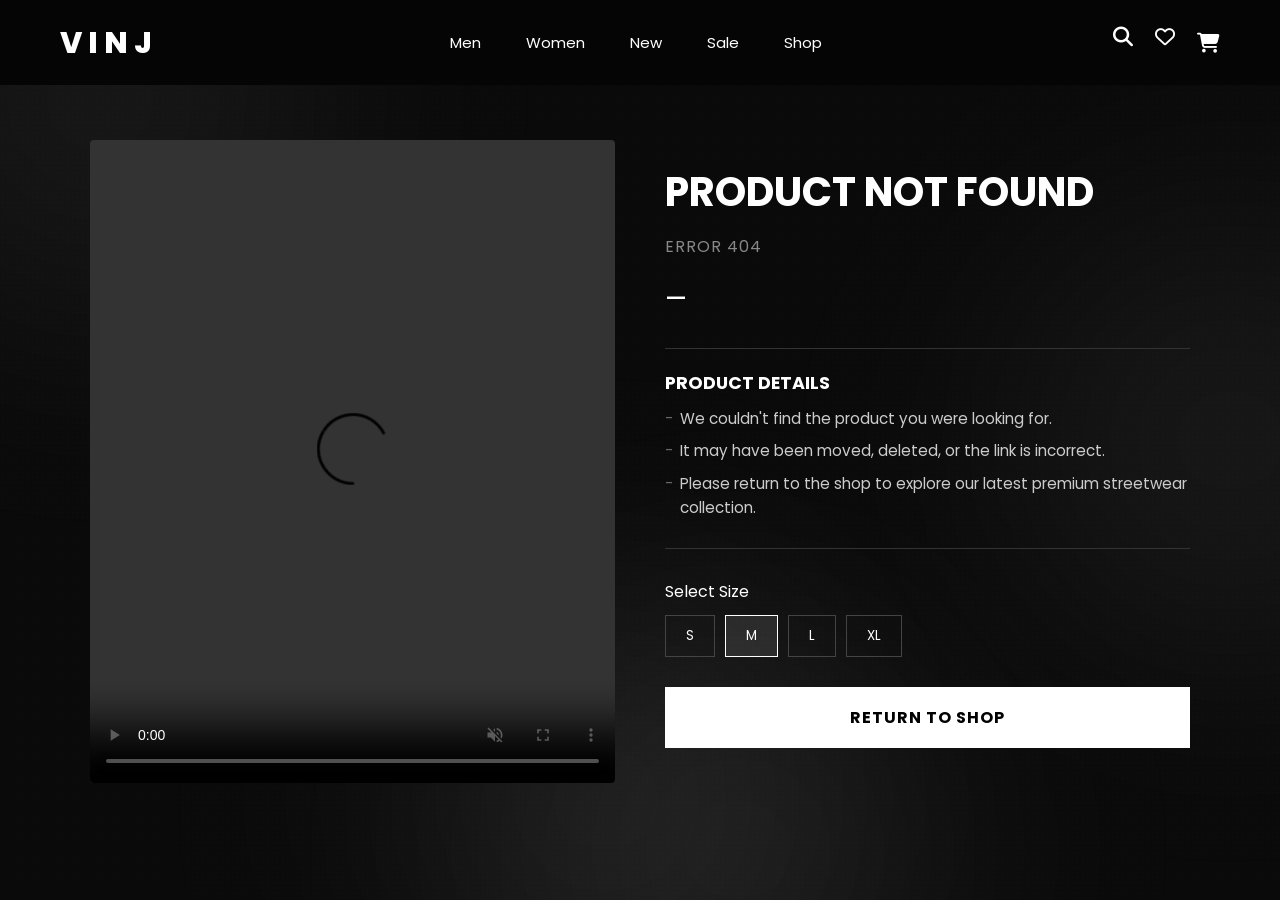
<file: view-product.html>
<!DOCTYPE html>
<html lang="en">

<head>
    <meta charset="UTF-8">
    <meta name="viewport" content="width=device-width, initial-scale=1.0">
    <title>VINJ - Product</title>

    <!-- Google Font -->
    <link href="https://fonts.googleapis.com/css2?family=Poppins:wght@300;400;500;600;700;800&display=swap" rel="stylesheet">
    <!-- Font Awesome -->
    <link rel="stylesheet" href="https://cdnjs.cloudflare.com/ajax/libs/font-awesome/6.6.0/css/all.min.css">
    <!-- CSS (Matches Shop Page) -->
      <link rel="stylesheet" href="style.css">
    <link rel="stylesheet" href="shop.css">
    <link rel="stylesheet" href="responsive.css">
    <style>
        /* Prevents users from highlighting and copying text on EVERY element */
        * {
            -webkit-user-select: none;
            -moz-user-select: none;
            -ms-user-select: none;
            user-select: none;
        }

        /* Allows text selection ONLY inside input boxes */
        input, textarea {
            -webkit-user-select: text;
            -moz-user-select: text;
            -ms-user-select: text;
            user-select: text;
        }

        :root {
            --bg-color: #0a0a0a;
            --text-color: #ffffff;
            --accent-color: #888888;
            --btn-bg: #ffffff;
            --btn-text: #000000;
        }

        body {
            background-color: var(--bg-color);
            color: var(--text-color);
            line-height: 1.6;
        }

        .product-container {
            display: grid;
            grid-template-columns: 1fr 1fr;
            gap: 50px;
            max-width: 1200px;
            margin: 0 auto;
            padding: 140px 50px 50px; /* Added top padding so it doesn't hide behind navbar */
        }

        .media-section {
            position: relative;
            width: 100%;
            border-radius: 4px;
            overflow: hidden;
            background-color: #111;
            min-height: 500px;
            display: flex;
            align-items: center;
            justify-content: center;
        }

        #productVideo {
            width: 100%;
            height: 100%;
            object-fit: cover;
            display: block;
        }

        .info-section {
            padding: 20px 0;
            display: flex;
            flex-direction: column;
            justify-content: center;
        }

        .product-title {
            font-size: 2.5rem;
            font-weight: 700;
            text-transform: uppercase;
            margin-bottom: 10px;
        }

        .product-subtitle {
            color: var(--accent-color);
            font-size: 1rem;
            margin-bottom: 20px;
            letter-spacing: 1px;
        }

        .product-price {
            font-size: 1.5rem;
            font-weight: 500;
            margin-bottom: 30px;
        }

        .product-description {
            font-size: 0.95rem;
            color: #cccccc;
            margin-bottom: 30px;
            border-top: 1px solid #333;
            border-bottom: 1px solid #333;
            padding: 20px 0;
        }

        .product-description h3 {
            margin-bottom: 10px;
            color: #fff;
            font-size: 1.1rem;
            text-transform: uppercase;
        }

        .product-description ul {
            list-style: none;
        }

        .product-description ul li {
            margin-bottom: 8px;
            position: relative;
            padding-left: 15px;
        }

        .product-description ul li::before {
            content: "-";
            position: absolute;
            left: 0;
            color: #666;
        }

        .size-selector {
            margin-bottom: 30px;
        }

        .size-options {
            display: flex;
            gap: 10px;
            margin-top: 10px;
        }

        .size-btn {
            background: transparent;
            border: 1px solid #444;
            color: #fff;
            padding: 10px 20px;
            cursor: pointer;
            transition: all 0.3s ease;
        }

        .size-btn:hover, .size-btn.active {
            border-color: #fff;
            background-color: rgba(255, 255, 255, 0.1);
        }

        .btn-primary {
            background-color: var(--btn-bg);
            color: var(--btn-text);
            border: none;
            padding: 18px;
            width: 100%;
            font-size: 1rem;
            font-weight: 700;
            text-transform: uppercase;
            letter-spacing: 1px;
            cursor: pointer;
            transition: transform 0.2s ease, background-color 0.2s ease;
            margin-bottom: 15px;
        }

        .btn-primary:hover { transform: translateY(-2px); }
        .btn-primary.added { background-color: #4CAF50; color: white; }

        @media (max-width: 768px) {
            .product-container {
                grid-template-columns: 1fr;
                padding: 120px 20px 50px;
            }
        }
    </style>
</head>

<body>

    <!-- Smoke Background -->
    <div class="smoke-bg">
        <span></span><span></span><span></span><span></span>
    </div>

       <header>
    <nav class="navbar">

        <div class="logo">
            <a href="index.html">VINJ</a>
        </div>

        <ul class="nav-links">
            <li><a href="men.html">Men</a></li>
            <li><a href="women.html">Women</a></li>
            <li><a href="#">New</a></li>
            <li><a href="#">Sale</a></li>
            <li><a href="shop.html">Shop</a></li>
        </ul>

        <div class="icons">
            <i class="fa-solid fa-magnifying-glass"></i>
            <i class="fa-regular fa-heart"></i>

            <a href="cart.html">
                <i class="fa-solid fa-cart-shopping"></i>
            </a>
        </div>

    </nav>
</header>

    <main class="product-container">
        <div class="media-section">
            <video id="productVideo" controls autoplay muted loop playsinline>
                <source id="videoSource" src="" type="video/mp4">
                Your browser does not support the video tag.
            </video>
        </div>

        <div class="info-section">
            <h2 id="productTitle" class="product-title">Loading...</h2>
            <p class="product-subtitle">WEAR YOUR IDENTITY</p>
            <p id="productPrice" class="product-price">$0.00 USD</p>

            <div class="product-description">
                <h3>Product Details</h3>
                <ul id="productDetails"></ul>
            </div>

            <div class="size-selector">
                <label>Select Size</label>
                <div class="size-options">
                    <button class="size-btn">S</button>
                    <button class="size-btn active">M</button>
                    <button class="size-btn">L</button>
                    <button class="size-btn">XL</button>
                </div>
            </div>

            <button id="addToCartBtn" class="btn-primary">Add to Cart</button>
        </div>
    </main>

    <!-- Include shared script -->
    <script src="script.js"></script>
    <script>
        // Database of your products (ADDED LONG SLEEVE CROP TOP)
        const products = {
            'signature-tee': { title: 'VINJ Signature Tee', price: '₱1,499', video: 'video/signature-tee.mp4', image: 'images/shirt.jpg', details: ['Premium heavyweight cotton', 'Regular fit', 'Minimalist VINJ logo print'] },
            'graphic-tee': { title: 'VINJ Graphic Tee', price: '₱1,799', video: 'video/graphic-tee.mp4', image: 'images/shirt.jpg', details: ['Heavyweight cotton construction', 'Oversized streetwear fit', 'Premium screen printed graphic'] },
            'hoodie': { title: 'VINJ Signature Hoodie', price: '₱3,499', video: 'video/hoodie.mp4', image: 'images/hoodie.jpg', details: ['Heavyweight premium cotton construction', 'Black colorway with matching drawstrings', 'Embroidered VINJ chest logo', 'Front kangaroo pocket with lower label'] },
            'essential-tee': { title: 'VINJ Essential Tee', price: '₱1,499', video: 'video/essential-tee.mp4', image: 'images/product1.jpg', details: ['Soft-touch breathable fabric', 'Regular fit', 'Minimalist aesthetic'] },
            'oversized-tee': { title: 'VINJ Oversized Tee', price: '₱1,699', video: 'video/oversized-tee.mp4', image: 'images/product2.jpg', details: ['Drop shoulder design', 'Thick heavyweight cotton', 'Modern streetwear silhouette'] },
            'cap': { title: 'VINJ Cap', price: '₱1,199', video: 'video/cap.mp4', image: 'images/cap.jpg', details: ['Premium twill fabric', 'Adjustable strap', 'Embroidered VINJ logo'] },
            'varsity-jacket': { title: 'VINJ Varsity Jacket', price: '₱2,800', video: 'video/varsity-jacket.mp4', image: 'images/jacket.jpg', details: ['Premium wool blend body', 'Snap button closure', 'Embroidered VINJ chest logo', 'Ribbed cuffs and hem'] },
            'cargo-pants': { title: 'VINJ Cargo Pants', price: '₱2,000', video: 'video/cargo-pants.mp4', image: 'images/product3.jpg', details: ['Heavyweight cotton twill', 'Multiple utility pockets', 'Relaxed streetwear fit', 'Reinforced stitching'] },
            'street-shorts': { title: 'VINJ Street Shorts', price: '₱1,499', video: 'video/street-shorts.mp4', image: 'images/product4.jpg', details: ['Lightweight breathable fabric', 'Elastic waistband with drawstring', 'Modern streetwear length', 'Side pockets'] },
            'pleated-skirt': { title: 'VINJ Pleated Skirt', price: '₱1,599', video: 'video/pleated-skirt.mp4', image: 'images/skirt.jpg', details: ['Premium heavyweight fabric', 'Knife pleat design', 'Mini length', 'Concealed side zipper', 'VINJ brand tag'] },
            'halter-top': { title: 'VINJ Halter Top', price: '₱1,299', video: 'video/halter-top.mp4', image: 'images/halter.png', details: ['Premium ribbed cotton blend', 'Sleeveless halter design', 'Form-fitting silhouette', 'VINJ branded tag', 'Perfect for layering'] },
            'long-sleeve-crop': { title: 'VINJ Long Sleeve Crop Top', price: '₱1,499', video: 'video/long-sleeve-crop.mp4', image: 'images/longsleeve.png', details: ['Premium stretch cotton blend', 'Front zip closure', 'Waist-cinching fit', 'Long sleeves with detail cuffs', 'VINJ branded tag'] }
        };

        const urlParams = new URLSearchParams(window.location.search);
        const productId = urlParams.get('id');
        const product = products[productId];

        if (product) {
            document.getElementById('productTitle').innerText = product.title;
            document.getElementById('productPrice').innerText = product.price;
            document.getElementById('videoSource').src = product.video;

            const detailsList = document.getElementById('productDetails');
            detailsList.innerHTML = '';
            product.details.forEach(detail => {
                const li = document.createElement('li');
                li.innerText = detail;
                detailsList.appendChild(li);
            });

            const video = document.getElementById('productVideo');
            video.load();
            video.play().catch(error => console.log("Autoplay prevented."));
        } else {
            document.getElementById('productTitle').innerText = "Product Not Found";
            document.getElementById('productPrice').innerText = "—";
            document.querySelector('.product-subtitle').innerText = "ERROR 404";
            
            const detailsList = document.getElementById('productDetails');
            detailsList.innerHTML = '';
            
            const li1 = document.createElement('li');
            li1.innerText = "We couldn't find the product you were looking for.";
            detailsList.appendChild(li1);
            
            const li2 = document.createElement('li');
            li2.innerText = "It may have been moved, deleted, or the link is incorrect.";
            detailsList.appendChild(li2);
            
            const li3 = document.createElement('li');
            li3.innerText = "Please return to the shop to explore our latest premium streetwear collection.";
            detailsList.appendChild(li3);
            
            const actionBtn = document.getElementById('addToCartBtn');
            actionBtn.innerText = "Return to Shop";
            actionBtn.onclick = () => { window.location.href = 'shop.html'; };
        }

        const sizeButtons = document.querySelectorAll('.size-btn');
        sizeButtons.forEach(button => {
            button.addEventListener('click', () => {
                sizeButtons.forEach(btn => btn.classList.remove('active'));
                button.classList.add('active');
            });
        });

        const addToCartBtn = document.getElementById('addToCartBtn');
        if (product) {
            addToCartBtn.addEventListener('click', () => {
                const activeSizeBtn = document.querySelector('.size-btn.active');
                const selectedSize = activeSizeBtn ? activeSizeBtn.innerText : 'M';

                const cartItem = {
                    id: productId,
                    title: product.title,
                    price: product.price,
                    image: product.image, 
                    size: selectedSize,
                    quantity: 1
                };

                let cart = getCart();
                const existingItemIndex = cart.findIndex(item => item.id === cartItem.id && item.size === cartItem.size);

                if (existingItemIndex !== -1) {
                    cart[existingItemIndex].quantity += 1;
                } else {
                    cart.push(cartItem);
                }

                saveCart(cart);

                addToCartBtn.innerText = "Added to Cart!";
                addToCartBtn.classList.add('added');

                setTimeout(() => {
                    addToCartBtn.innerText = "Add to Cart";
                    addToCartBtn.classList.remove('added');
                }, 1500);
            });
        }
    </script>
</body>

</html>
</file>
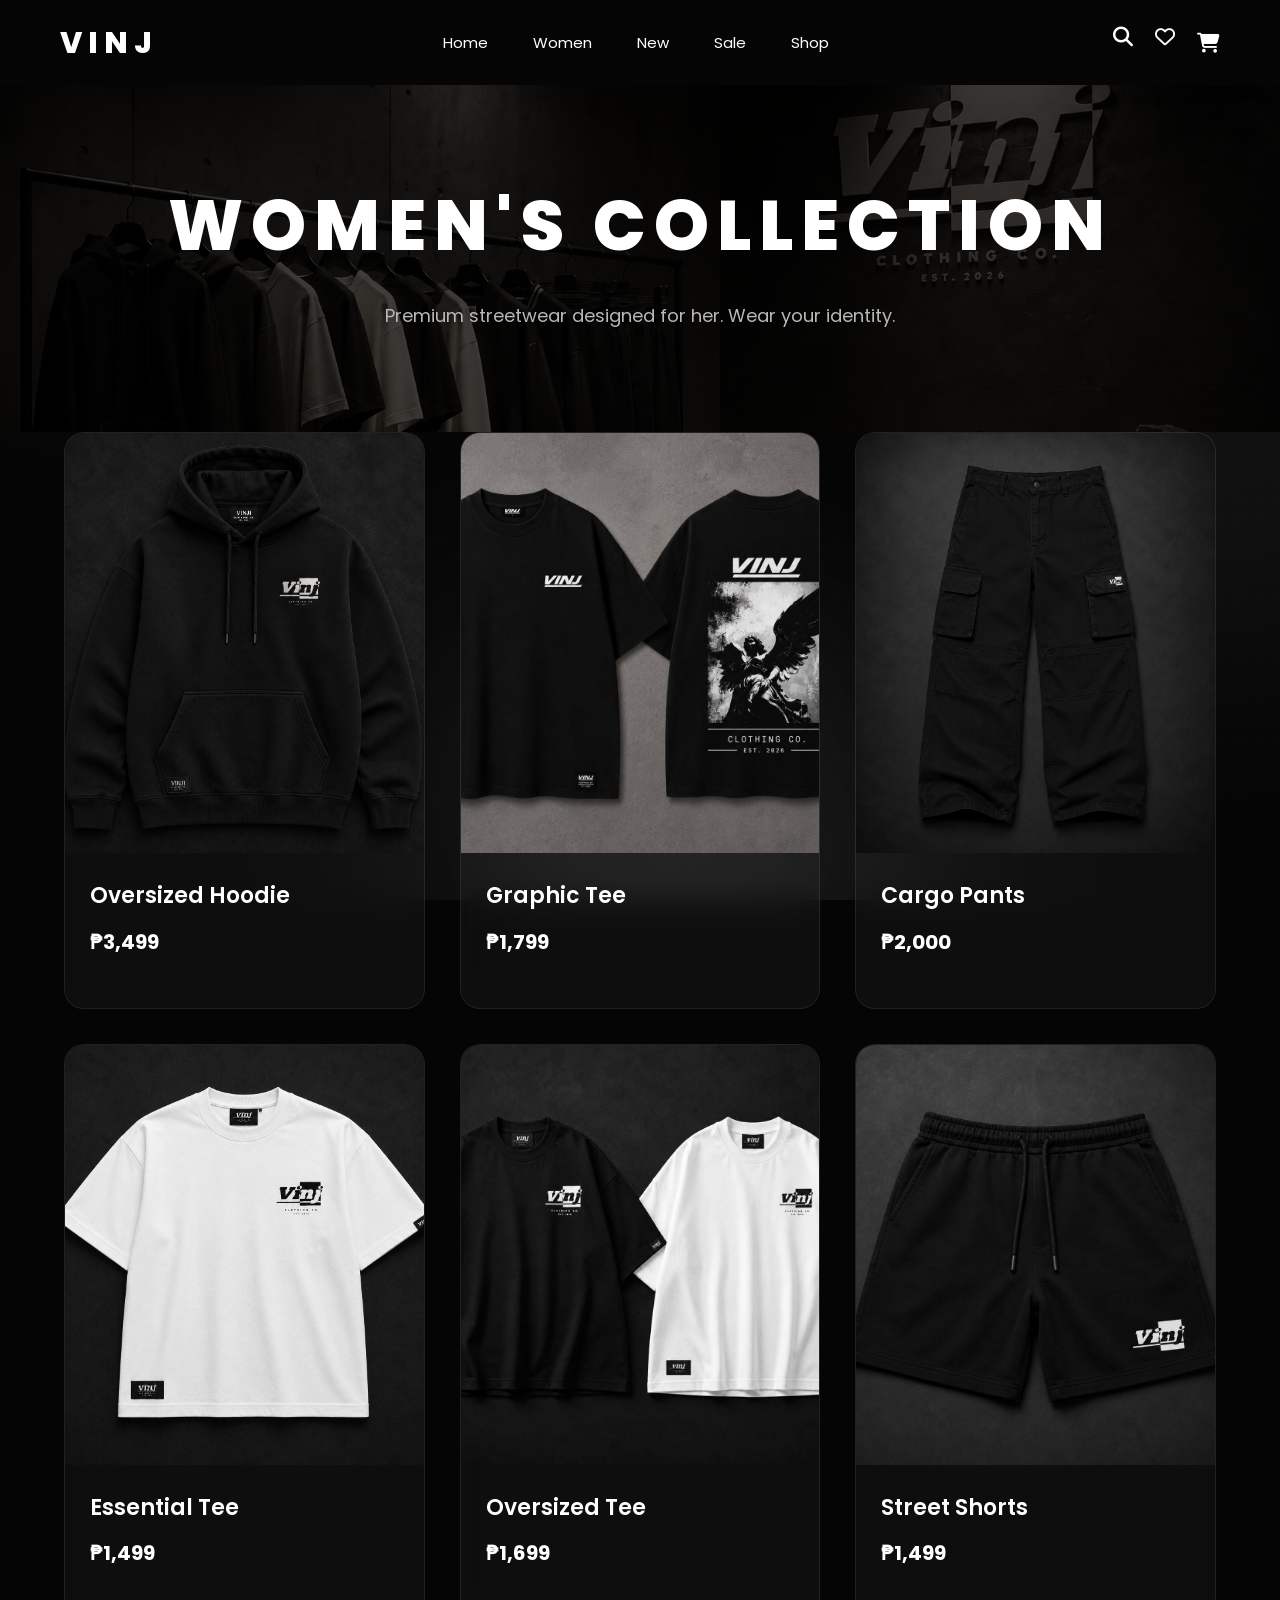
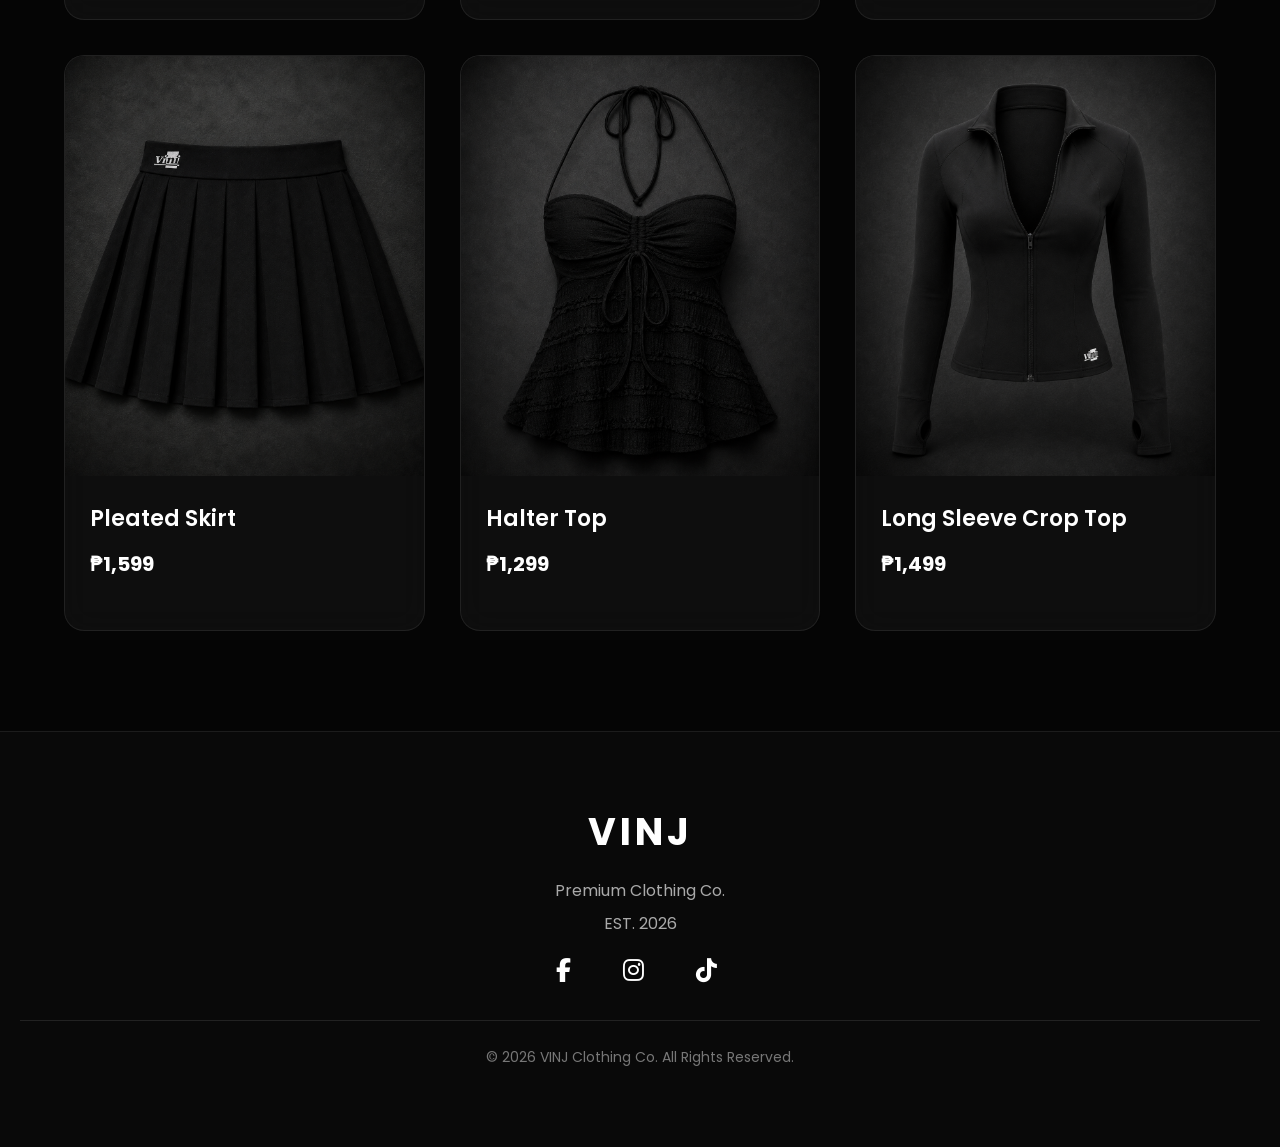
<file: women.html>
<!DOCTYPE html>
<html lang="en">

<head>

    <meta charset="UTF-8">
    <meta name="viewport" content="width=device-width, initial-scale=1.0">

    <title>VINJ | Women</title>

    <!-- Google Font -->
    <link href="https://fonts.googleapis.com/css2?family=Poppins:wght@300;400;500;600;700;800&display=swap" rel="stylesheet">

    <!-- Font Awesome -->
    <link rel="stylesheet" href="https://cdnjs.cloudflare.com/ajax/libs/font-awesome/6.6.0/css/all.min.css">

    <!-- CSS -->
        <link rel="stylesheet" href="style.css">
    <link rel="stylesheet" href="shop.css">
    <link rel="stylesheet" href="responsive.css">
    <!-- READ ONLY TEXT & SOCIAL ICONS FIX -->
    <style>
        * {
            -webkit-user-select: none;
            -moz-user-select: none;
            -ms-user-select: none;
            user-select: none;
        }

        input, textarea {
            -webkit-user-select: text;
            -moz-user-select: text;
            -ms-user-select: text;
            user-select: text;
        }

        /* Forces social icons to be horizontal and centered */
        .social {
            display: flex;
            justify-content: center;
            align-items: center;
            gap: 20px;
            margin-top: 15px;
        }

        .social a {
            font-size: 24px;
            color: #fff;
            transition: 0.3s;
        }

        .social a:hover {
            color: #ccc;
            transform: translateY(-3px);
        }
    </style>

</head>

<body>

    <!-- Smoke Background -->
    <div class="smoke-bg">
        <span></span>
        <span></span>
        <span></span>
        <span></span>
    </div>

    <header>
    <nav class="navbar">

        <div class="logo">
            <a href="index.html">VINJ</a>
        </div>

        <ul class="nav-links">
            <li><a href="index.html">Home</a></li>
            <li><a href="women.html">Women</a></li>
            <li><a href="#">New</a></li>
            <li><a href="#">Sale</a></li>
            <li><a href="shop.html">Shop</a></li>
        </ul>

        <div class="icons">
            <i class="fa-solid fa-magnifying-glass"></i>
            <i class="fa-regular fa-heart"></i>

            <a href="cart.html">
                <i class="fa-solid fa-cart-shopping"></i>
            </a>
        </div>

    </nav>
</header>

    <!-- HERO BANNER -->
    <section class="shop-banner">
        <h1>WOMEN'S COLLECTION</h1>
        <p>
            Premium streetwear designed for her. Wear your identity.
        </p>
    </section>

    <!-- PRODUCTS -->
    <section class="products">

        <!-- Product 1 -->
        <div class="product">
            <div class="image">
                <img src="images/hoodie.png" alt="VINJ Oversized Hoodie">
                <div class="overlay">
                    <button onclick="window.location.href='view-product.html?id=hoodie'">View Product</button>
                </div>
            </div>
            <div class="product-info">
                <h2>Oversized Hoodie</h2>
                <p class="price">₱3,499</p>
            </div>
        </div>

        <!-- Product 2 -->
        <div class="product">
            <div class="image">
                <img src="images/Graph-shirt.png" alt="VINJ Graphic Tee">
                <div class="overlay">
                    <button onclick="window.location.href='view-product.html?id=graphic-tee'">View Product</button>
                </div>
            </div>
            <div class="product-info">
                <h2>Graphic Tee</h2>
                <p class="price">₱1,799</p>
            </div>
        </div>

        <!-- Product 3 -->
        <div class="product">
            <div class="image">
                <img src="images/product3.jpg" alt="VINJ Cargo Pants">
                <div class="overlay">
                    <button onclick="window.location.href='view-product.html?id=cargo-pants'">View Product</button>
                </div>
            </div>
            <div class="product-info">
                <h2>Cargo Pants</h2>
                <p class="price">₱2,000</p>
            </div>
        </div>

        <!-- Product 4 -->
        <div class="product">
            <div class="image">
                <img src="images/front-shirt2.png" alt="VINJ Essential Tee">
                <div class="overlay">
                    <button onclick="window.location.href='view-product.html?id=essential-tee'">View Product</button>
                </div>
            </div>
            <div class="product-info">
                <h2>Essential Tee</h2>
                <p class="price">₱1,499</p>
            </div>
        </div>

        <!-- Product 5 -->
        <div class="product">
            <div class="image">
                <img src="images/oversized.png" alt="VINJ Oversized Tee">
                <div class="overlay">
                    <button onclick="window.location.href='view-product.html?id=oversized-tee'">View Product</button>
                </div>
            </div>
            <div class="product-info">
                <h2>Oversized Tee</h2>
                <p class="price">₱1,699</p>
            </div>
        </div>

        <!-- Product 6 -->
        <div class="product">
            <div class="image">
                <img src="images/product4.jpg" alt="VINJ Street Shorts">
                <div class="overlay">
                    <button onclick="window.location.href='view-product.html?id=street-shorts'">View Product</button>
                </div>
            </div>
            <div class="product-info">
                <h2>Street Shorts</h2>
                <p class="price">₱1,499</p>
            </div>
        </div>

        <!-- Product 7: Pleated Skirt -->
        <div class="product">
            <div class="image">
                <img src="images/skirt.jpg.png" alt="VINJ Pleated Skirt">
                <div class="overlay">
                    <button onclick="window.location.href='view-product.html?id=pleated-skirt'">View Product</button>
                </div>
            </div>
            <div class="product-info">
                <h2>Pleated Skirt</h2>
                <p class="price">₱1,599</p>
            </div>
        </div>

        <!-- Product 8: Halter Top -->
        <div class="product">
            <div class="image">
                <img src="images/halter.png" alt="VINJ Halter Top">
                <div class="overlay">
                    <button onclick="window.location.href='view-product.html?id=halter-top'">View Product</button>
                </div>
            </div>
            <div class="product-info">
                <h2>Halter Top</h2>
                <p class="price">₱1,299</p>
            </div>
        </div>

        <!-- Product 9: Long Sleeve Crop Top -->
        <div class="product">
            <div class="image">
                <img src="images/sport.png" alt="VINJ Long Sleeve Crop Top">
                <div class="overlay">
                    <button onclick="window.location.href='view-product.html?id=long-sleeve-crop'">View Product</button>
                </div>
            </div>
            <div class="product-info">
                <h2>Long Sleeve Crop Top</h2>
                <p class="price">₱1,499</p>
            </div>
        </div>

    </section>

    <!-- FOOTER -->
    <footer>
        <h2>VINJ</h2>
        <p>Premium Clothing Co.</p>
        <p>EST. 2026</p>
        
        <div class="social">
            <a href="https://www.facebook.com/" target="_blank" rel="noopener"><i class="fab fa-facebook-f"></i></a>
            <a href="https://www.instagram.com/" target="_blank" rel="noopener"><i class="fab fa-instagram"></i></a>
            <a href="#"><i class="fab fa-tiktok"></i></a>
        </div>

        <p class="copyright">
            © 2026 VINJ Clothing Co. All Rights Reserved.
        </p>
    </footer>

    <script src="product.js"></script>
    <script src="shop.js"></script>

</body>

</html>
</file>
<file: style.css>
/* ==========================================
   VINJ Luxury Streetwear
   Premium Dark Theme
========================================== */

* {
    margin: 0;
    padding: 0;
    box-sizing: border-box;
}

html {
    scroll-behavior: smooth;
}

body {
    font-family: 'Poppins', sans-serif;
    background: #0b0b0b;
    color: #fff;
    overflow-x: hidden;
    line-height: 1.6;
}

img {
    max-width: 100%;
    display: block;
}

a {
    text-decoration: none;
    color: inherit;
}

section {
    width: 100%;
}


/* ==========================================
   HEADER
========================================== */

header {
    position: fixed;
    top: 0;
    left: 0;
    width: 100%;
    z-index: 1000;

    /* FIXED: SOLID HEADER — HERO IMAGE WILL NOT SHOW THROUGH */
    background: #0b0b0b !important;

    backdrop-filter: blur(12px);
    transition: .35s;
}

.navbar {

    max-width: 1400px;

    height: 85px;

    margin: auto;

    display: flex;

    justify-content: space-between;

    align-items: center;

    padding: 0 60px;

}

.logo a {

    color: white;

    font-size: 30px;

    font-weight: 800;

    letter-spacing: 6px;

}

.nav-links {

    list-style: none;

    display: flex;

    gap: 45px;

}

.nav-links a {

    color: white;

    font-size: 15px;

    transition: .3s;

}

.nav-links a:hover {

    color: #cfcfcf;

}

.icons {

    display: flex;

    gap: 22px;

    font-size: 20px;

}

.icons i {

    cursor: pointer;

    transition: .3s;

}

.icons i:hover {

    color: #d6d6d6;

}


/* ==========================================
   HERO
========================================== */

.hero{

    position:relative;

    width:100%;

    height:100vh;

    display:flex;

    align-items:center;

    overflow:hidden;

    background:#111;

}

.hero-image{

    position:absolute;

    inset:0;

    width:100%;

    height:100%;

    object-fit:cover;

    object-position:center;

}

.hero-overlay{

    position:absolute;

    inset:0;

    background:linear-gradient(

        90deg,

        rgba(0,0,0,.90) 0%,

        rgba(0,0,0,.65) 45%,

        rgba(0,0,0,.20) 100%

    );

}

.hero-content{

    position:relative;

    z-index:5;

    width:600px;

    margin-left:8%;

}

.hero-tag{

    color:#9d9d9d;

    letter-spacing:5px;

    text-transform:uppercase;

    font-size:14px;

    margin-bottom:18px;

}

.hero h1{

    font-size:78px;

    line-height:1;

    font-weight:800;

    margin-bottom:28px;

}

.hero p{

    color:#d0d0d0;

    font-size:18px;

    line-height:1.8;

    margin-bottom:40px;

}

.hero-buttons{

    display:flex;

    gap:20px;

}

.btn{

    display:inline-flex;

    align-items:center;

    justify-content:center;

    padding:18px 42px;

    background:#ffffff;

    color:#000;

    font-weight:600;

    border-radius:4px;

    transition:.35s;

}

.btn:hover{

    background:#dddddd;

    transform:translateY(-3px);

}

.btn-outline{

    display:inline-flex;

    align-items:center;

    justify-content:center;

    padding:18px 42px;

    border:1px solid #fff;

    color:#fff;

    border-radius:4px;

    transition:.35s;

}

.btn-outline:hover{

    background:#fff;

    color:#000;

}


/* ==========================================
   SECTION TITLES
========================================== */

.section-title {

    text-align: center;

    margin-bottom: 70px;

}

.section-title span {

    display: block;

    color: #8d8d8d;

    font-size: 13px;

    letter-spacing: 4px;

    text-transform: uppercase;

    margin-bottom: 15px;

}

.section-title h2 {

    font-size: 48px;

    font-weight: 700;

    margin-bottom: 18px;

}

.section-title p {

    color: #a9a9a9;

    font-size: 17px;

    max-width: 650px;

    margin: auto;

}


/* ==========================================
   FEATURED & BEST SELLERS
========================================== */

.featured,
.best-sellers {

    padding: 120px 8%;

    background: #111111;

}

.cards {

    display: grid;

    grid-template-columns: repeat(auto-fit, minmax(280px, 1fr));

    gap: 35px;

}


/* ==========================================
   PRODUCT CARD
========================================== */

.card {

    background: #181818;

    border-radius: 18px;

    overflow: hidden;

    transition: .35s ease;

    border: 1px solid rgba(255, 255, 255, .05);

}

.card:hover {

    transform: translateY(-10px);

    box-shadow: 0 25px 55px rgba(0, 0, 0, .45);

}

.card img {

    width: 100%;

    height: 360px;

    object-fit: cover;

    background: #222;

    transition: .4s;

}

.card:hover img {

    transform: scale(1.03);

}

.card-content {

    padding: 28px;

}

.card h3 {

    font-size: 23px;

    margin-bottom: 10px;

    font-weight: 600;

}

.price {

    color: #c9c9c9;

    font-size: 18px;

    margin-bottom: 25px;

}

.card-btn {

    display: inline-block;

    padding: 14px 32px;

    border: 1px solid #444;

    color: #fff;

    transition: .3s;

    border-radius: 4px;

    font-weight: 500;

}

.card-btn:hover {

    background: #fff;

    color: #000;

    border-color: #fff;

}


/* ==========================================
   PREMIUM BANNER
========================================== */

.banner {

    background: #0d0d0d;

    padding: 140px 8%;

    text-align: center;

    border-top: 1px solid rgba(255, 255, 255, .05);

    border-bottom: 1px solid rgba(255, 255, 255, .05);

}

.banner span {

    display: block;

    color: #8c8c8c;

    text-transform: uppercase;

    letter-spacing: 4px;

    font-size: 13px;

    margin-bottom: 20px;

}

.banner h2 {

    font-size: 56px;

    font-weight: 700;

    line-height: 1.2;

    margin-bottom: 30px;

}

.banner p {

    max-width: 700px;

    margin: 0 auto 45px;

    color: #b5b5b5;

    line-height: 1.9;

    font-size: 18px;

}


/* ==========================================
   NEWSLETTER
========================================== */

.newsletter {

    background: #151515;

    padding: 120px 8%;

    text-align: center;

}

.newsletter form {

    display: flex;

    justify-content: center;

    align-items: center;

    flex-wrap: wrap;

    gap: 18px;

    margin-top: 45px;

}

.newsletter input {

    width: 420px;

    max-width: 100%;

    padding: 18px 22px;

    border: none;

    outline: none;

    background: #222;

    color: #fff;

    border-radius: 6px;

    font-size: 15px;

}

.newsletter input::placeholder {

    color: #888;

}

.newsletter button {

    padding: 18px 38px;

    background: #fff;

    color: #000;

    border: none;

    border-radius: 6px;

    cursor: pointer;

    font-weight: 600;

    transition: .3s;

}

.newsletter button:hover {

    background: #d8d8d8;

}


/* ==========================================
   FOOTER
========================================== */

footer {

    background: #090909;

    padding: 80px 8% 30px;

}

.footer-container {

    display: grid;

    grid-template-columns: 2fr 1fr 1fr 1fr;

    gap: 50px;

    margin-bottom: 50px;

}

.footer-brand h2 {

    font-size: 34px;

    letter-spacing: 6px;

    margin-bottom: 18px;

}

.footer-brand p {

    color: #999;

    line-height: 1.8;

}

footer h4 {

    margin-bottom: 20px;

    font-size: 18px;

}

footer a {

    display: block;

    color: #999;

    margin-bottom: 12px;

    transition: .3s;

}

footer a:hover {

    color: #fff;

}

footer i {

    margin-right: 8px;

}

.copyright {

    border-top: 1px solid #222;

    padding-top: 25px;

    text-align: center;

    color: #777;

    font-size: 14px;

}


/* ==========================================
   SCROLL TO TOP
========================================== */

.top-btn {

    position: fixed;

    bottom: 30px;

    right: 30px;

    width: 50px;

    height: 50px;

    border: none;

    border-radius: 50%;

    background: #fff;

    color: #000;

    cursor: pointer;

    display: none;

    font-size: 20px;

    z-index: 999;

    transition: .3s;

}

.top-btn:hover {

    transform: translateY(-5px);

}


/* ==========================================
   FADE ANIMATION
========================================== */

.hidden {

    opacity: 0;

    transform: translateY(50px);

    transition: all .8s ease;

}

.visible {

    opacity: 1;

    transform: translateY(0);

}


/* ==========================================
   RESPONSIVE
========================================== */

@media(max-width:992px) {

    .nav-links {

        display: none;

    }

    .navbar {

        padding: 0 25px;

    }

    .hero-content {

        width: 90%;

        margin: auto;

        text-align: center;

    }

    .hero h1 {

        font-size: 54px;

    }

    .hero-buttons {

        justify-content: center;

        flex-wrap: wrap;

    }

    .footer-container {

        grid-template-columns: 1fr 1fr;

    }

}


@media(max-width:768px) {

    .hero {

        height: 90vh;

    }

    .hero h1 {

        font-size: 42px;

    }

    .section-title h2 {

        font-size: 34px;

    }

    .banner h2 {

        font-size: 38px;

    }

    .cards {

        grid-template-columns: 1fr;

    }

    .footer-container {

        grid-template-columns: 1fr;

        text-align: center;

    }

    .newsletter input {

        width: 100%;

    }

    .newsletter form {

        flex-direction: column;

    }

    .btn,
    .btn-outline {

        width: 100%;

        text-align: center;

    }

}


/* ==========================================
   LOADING EFFECT
========================================== */

body {

    opacity: 1;

    transition: none;

}


/* ==========================================
   TOP BUTTON
========================================== */

.top-btn {

    display: none;

    justify-content: center;

    align-items: center;

    position: fixed;

    right: 30px;

    bottom: 30px;

    width: 55px;

    height: 55px;

    border: none;

    border-radius: 50%;

    background: #fff;

    color: #000;

    cursor: pointer;

    font-size: 20px;

    z-index: 9999;

    transition: .3s;

}

.top-btn:hover {

    transform: translateY(-5px);

    background: #e8e8e8;

}
</file>
<file: shop.css>
/*========================================
    GOOGLE FONT
========================================*/

@import url('https://fonts.googleapis.com/css2?family=Poppins:wght@300;400;500;600;700;800&display=swap');


/*========================================
    RESET
========================================*/

*{
    margin:0;
    padding:0;
    box-sizing:border-box;
    scroll-behavior:smooth;
    font-family:'Poppins',sans-serif;
}

body{

    background:#050505;
    color:#fff;
    overflow-x:hidden;
    position:relative;

}


/*========================================
    SMOKE BACKGROUND
========================================*/

.smoke-bg{

    position:fixed;
    inset:0;
    overflow:hidden;
    z-index:-2;
    pointer-events:none;

}

.smoke-bg span{

    position:absolute;

    width:700px;
    height:700px;

    border-radius:50%;

    background:radial-gradient(circle,
    rgba(255,255,255,.08),
    transparent 70%);

    filter:blur(100px);

    animation:smokeMove 18s infinite ease-in-out;

}

.smoke-bg span:nth-child(1){

    top:-250px;
    left:-250px;

}

.smoke-bg span:nth-child(2){

    top:10%;
    right:-300px;

    animation-delay:5s;

}

.smoke-bg span:nth-child(3){

    bottom:-250px;
    left:20%;

    animation-delay:10s;

}

.smoke-bg span:nth-child(4){

    bottom:-300px;
    right:15%;

    animation-delay:15s;

}

@keyframes smokeMove{

    0%{

        transform:translate(0,0) scale(1);
        opacity:.15;

    }

    50%{

        transform:translate(80px,-60px) scale(1.35);
        opacity:.35;

    }

    100%{

        transform:translate(-80px,80px) scale(1);
        opacity:.15;

    }

}


/*========================================
    NOISE OVERLAY
========================================*/

body::before{

    content:"";

    position:fixed;

    inset:0;

    background-image:
    radial-gradient(
        rgba(255,255,255,.03) 1px,
        transparent 1px
    );

    background-size:5px 5px;

    opacity:.25;

    pointer-events:none;

    z-index:-1;

}


/*========================================
    HEADER
========================================*/

/*
    IMPORTANT:
    The header has NO banner.jpg background.
    This prevents the shop banner image from
    appearing behind the navigation.
*/

header,
.navbar,
nav,
.header{

    background:#050505 !important;

    background-image:none !important;

    background-color:#050505 !important;

}

header::before,
header::after,
.navbar::before,
.navbar::after,
nav::before,
nav::after,
.header::before,
.header::after{

    background:none !important;

    background-image:none !important;

    content:none !important;

}


/*========================================
    SHOP BANNER
========================================*/

.shop-banner{

    padding:170px 20px 100px;

    text-align:center;

    /*
        ONLY SHOP + WOMEN BANNER BACKGROUND
    */

    background:
    linear-gradient(
        rgba(0,0,0,.75),
        rgba(0,0,0,.75)
    ),
    url("images/banner.jpg") center center/cover no-repeat;

}

.shop-banner h1{

    font-size:70px;

    font-weight:800;

    letter-spacing:8px;

    margin-bottom:18px;

}

.shop-banner p{

    font-size:18px;

    color:#b8b8b8;

    max-width:650px;

    margin:auto;

    line-height:1.8;

}


/*========================================
    PRODUCTS
========================================*/

.products{

    width:90%;

    max-width:1450px;

    margin:auto;

    display:grid;

    grid-template-columns:
    repeat(auto-fit,minmax(320px,1fr));

    gap:35px;

    padding-bottom:100px;

}


/*========================================
    PRODUCT CARD
========================================*/

.product{

    background:rgba(255,255,255,.04);

    border:1px solid rgba(255,255,255,.08);

    border-radius:20px;

    overflow:hidden;

    backdrop-filter:blur(15px);

    transition:.45s;

    opacity:0;

    transform:translateY(60px);

    animation:fadeUp .8s forwards;

}

.product:nth-child(1){
    animation-delay:.1s;
}

.product:nth-child(2){
    animation-delay:.2s;
}

.product:nth-child(3){
    animation-delay:.3s;
}

.product:nth-child(4){
    animation-delay:.4s;
}

.product:nth-child(5){
    animation-delay:.5s;
}

.product:nth-child(6){
    animation-delay:.6s;
}

.product:hover{

    transform:translateY(-12px);

    border-color:#fff;

    box-shadow:
    0 20px 50px rgba(255,255,255,.08);

}


/*========================================
    PRODUCT IMAGE
========================================*/

.image{

    position:relative;

    overflow:hidden;

}

.image img{

    width:100%;

    height:420px;

    object-fit:cover;

    display:block;

    transition:.6s;

}

.product:hover img{

    transform:scale(1.08);

}


/*========================================
    OVERLAY
========================================*/

.overlay{

    position:absolute;

    inset:0;

    background:rgba(0,0,0,.45);

    display:flex;

    justify-content:center;

    align-items:center;

    opacity:0;

    transition:.4s;

}

.product:hover .overlay{

    opacity:1;

}


/*========================================
    BUTTON
========================================*/

.overlay button{

    padding:14px 35px;

    border:none;

    background:#fff;

    color:#000;

    font-size:15px;

    font-weight:700;

    letter-spacing:2px;

    cursor:pointer;

    transition:.3s;

}

.overlay button:hover{

    background:#111;

    color:#fff;

    border:1px solid #fff;

}


/*========================================
    PRODUCT INFO
========================================*/

.product-info{

    padding:25px;

}

.product-info h2{

    font-size:22px;

    margin-bottom:12px;

    font-weight:600;

}

.price{

    font-size:20px;

    font-weight:700;

    color:#fff;

}


/*========================================
    NEWSLETTER
========================================*/

.newsletter{

    padding:100px 8%;

    text-align:center;

    background:rgba(255,255,255,.03);

}

.newsletter h2{

    font-size:42px;

    margin-bottom:15px;

    letter-spacing:3px;

}

.newsletter p{

    color:#bbb;

    margin-bottom:40px;

}

.newsletter form{

    display:flex;

    justify-content:center;

    flex-wrap:wrap;

    gap:15px;

}

.newsletter input{

    width:350px;

    max-width:100%;

    padding:16px;

    background:#111;

    border:1px solid #333;

    color:#fff;

    outline:none;

}

.newsletter button{

    padding:16px 35px;

    border:none;

    background:#fff;

    color:#000;

    font-weight:700;

    cursor:pointer;

    transition:.3s;

}

.newsletter button:hover{

    background:#000;

    color:#fff;

    border:1px solid #fff;

}


/*========================================
    FOOTER
========================================*/

footer{

    padding:70px 20px;

    text-align:center;

    border-top:1px solid rgba(255,255,255,.08);

}

footer h2{

    font-size:38px;

    letter-spacing:4px;

    margin-bottom:15px;

}

footer p{

    color:#aaa;

    margin:8px 0;

}

.social{

    margin:30px 0;

}

.social a{

    color:#fff;

    margin:0 12px;

    font-size:24px;

    transition:.3s;

}

.social a:hover{

    color:#ccc;

    transform:translateY(-5px);

}

.copyright{

    margin-top:30px;

    font-size:14px;

    color:#777;

}


/*========================================
    ANIMATIONS
========================================*/

@keyframes fadeUp{

    from{

        opacity:0;

        transform:translateY(60px);

    }

    to{

        opacity:1;

        transform:translateY(0);

    }

}
</file>
<file: responsive.css>
/*========================================
        LARGE LAPTOPS
========================================*/

@media (max-width:1200px){

.header{

padding:20px 5%;

}

.products{

width:95%;

grid-template-columns:repeat(auto-fit,minmax(280px,1fr));

}

.shop-banner h1{

font-size:58px;

}

}


/*========================================
            TABLETS
========================================*/

@media (max-width:991px){

.header{

padding:18px 5%;

}

.navbar{

gap:20px;

}

.shop-banner{

padding:150px 20px 80px;

}

.shop-banner h1{

font-size:48px;

letter-spacing:5px;

}

.shop-banner p{

font-size:16px;

}

.products{

grid-template-columns:repeat(2,1fr);

gap:25px;

}

.image img{

height:350px;

}

.newsletter h2{

font-size:34px;

}

}


/*========================================
            MOBILE
========================================*/

@media (max-width:768px){

.header{

flex-direction:column;

gap:18px;

padding:20px;

}

.logo{

font-size:30px;

}

.navbar{

flex-wrap:wrap;

justify-content:center;

gap:15px;

}

.navbar a{

font-size:14px;

}

.icons{

margin-top:5px;

}

.shop-banner{

padding:170px 20px 70px;

}

.shop-banner h1{

font-size:38px;

letter-spacing:3px;

line-height:1.3;

}

.shop-banner p{

font-size:15px;

width:95%;

}

.products{

grid-template-columns:1fr;

width:92%;

}

.image img{

height:320px;

}

.product-info{

padding:20px;

}

.product-info h2{

font-size:20px;

}

.price{

font-size:18px;

}

.newsletter{

padding:70px 20px;

}

.newsletter h2{

font-size:28px;

}

.newsletter p{

font-size:14px;

}

.newsletter form{

flex-direction:column;

align-items:center;

}

.newsletter input{

width:100%;

max-width:400px;

}

.newsletter button{

width:100%;

max-width:400px;

}

footer{

padding:50px 20px;

}

footer h2{

font-size:30px;

}

.social a{

font-size:22px;

margin:0 10px;

}

}


/*========================================
          SMALL PHONES
========================================*/

@media (max-width:480px){

.shop-banner h1{

font-size:30px;

letter-spacing:2px;

}

.shop-banner p{

font-size:14px;

}

.logo{

font-size:26px;

}

.image img{

height:280px;

}

.product-info h2{

font-size:18px;

}

.price{

font-size:17px;

}

.overlay button{

padding:12px 25px;

font-size:13px;

letter-spacing:1px;

}

.newsletter h2{

font-size:24px;

}

footer h2{

font-size:26px;

}

}
</file>
